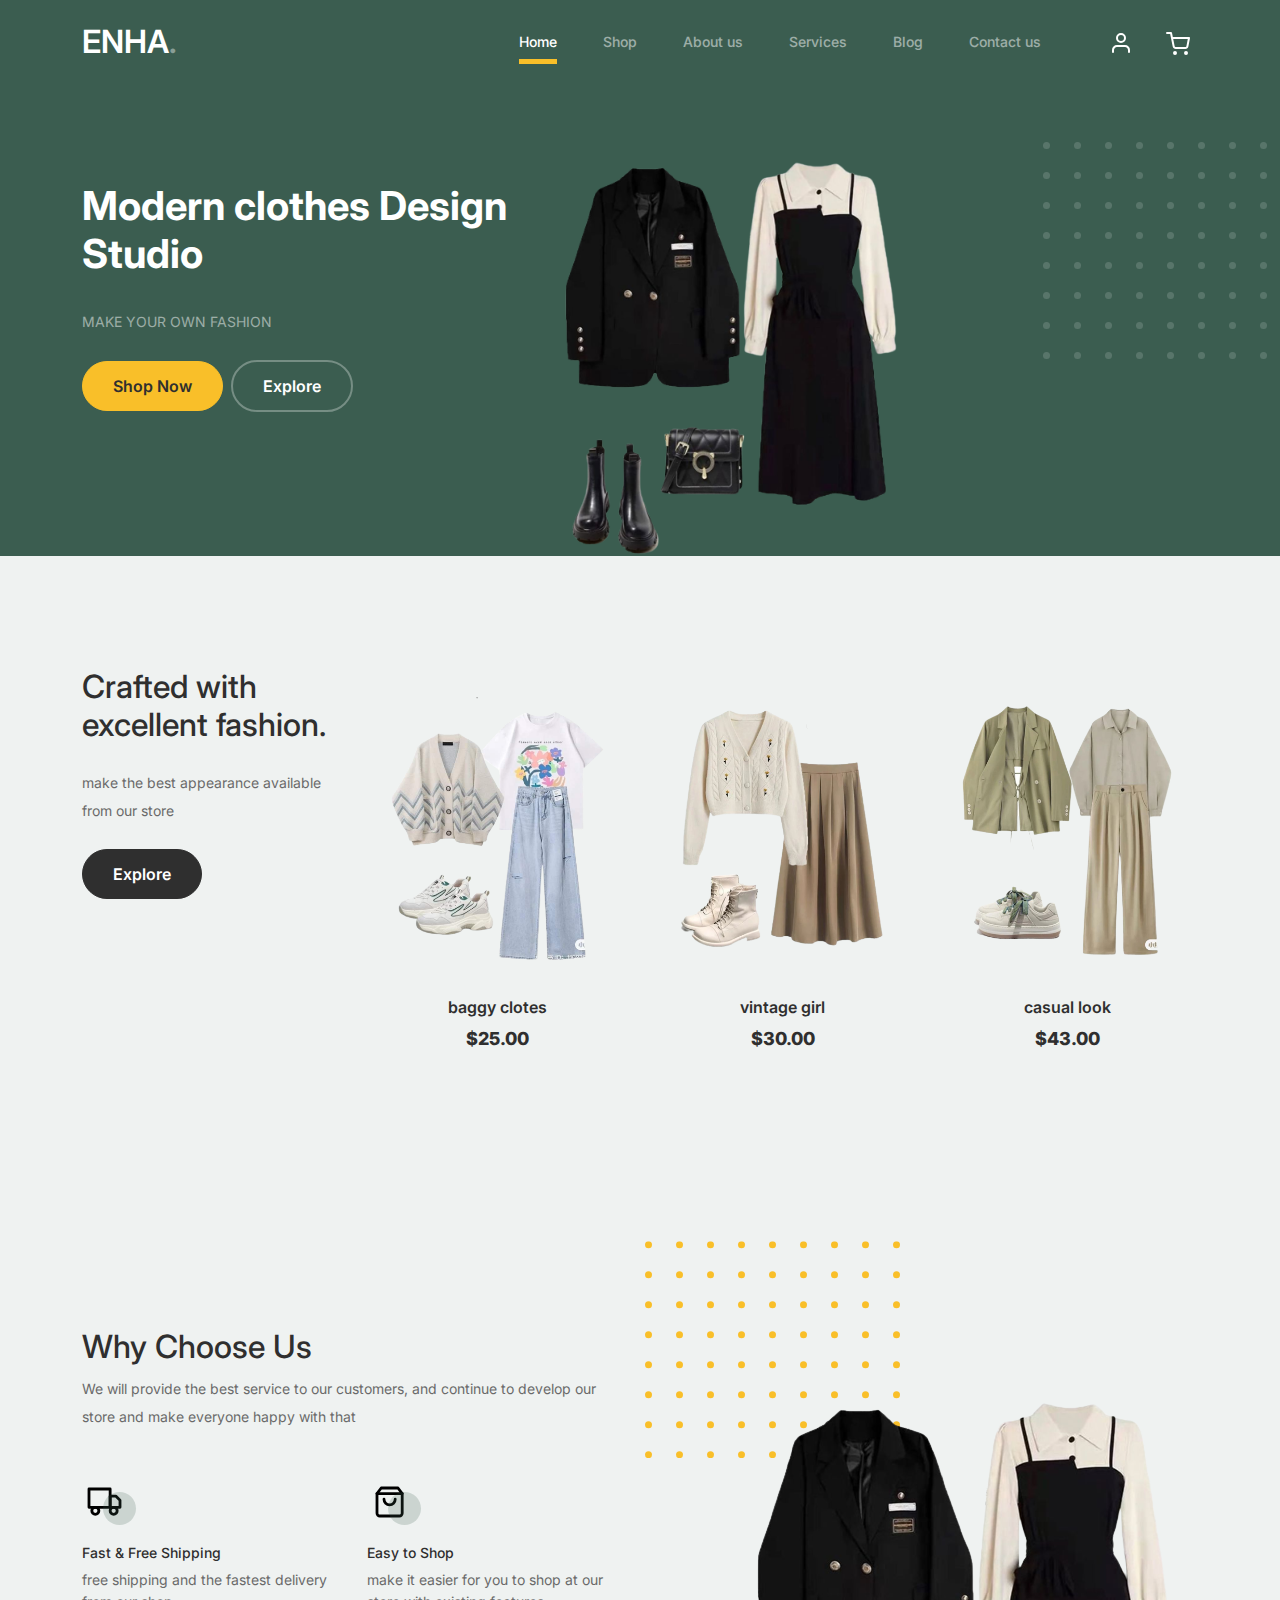
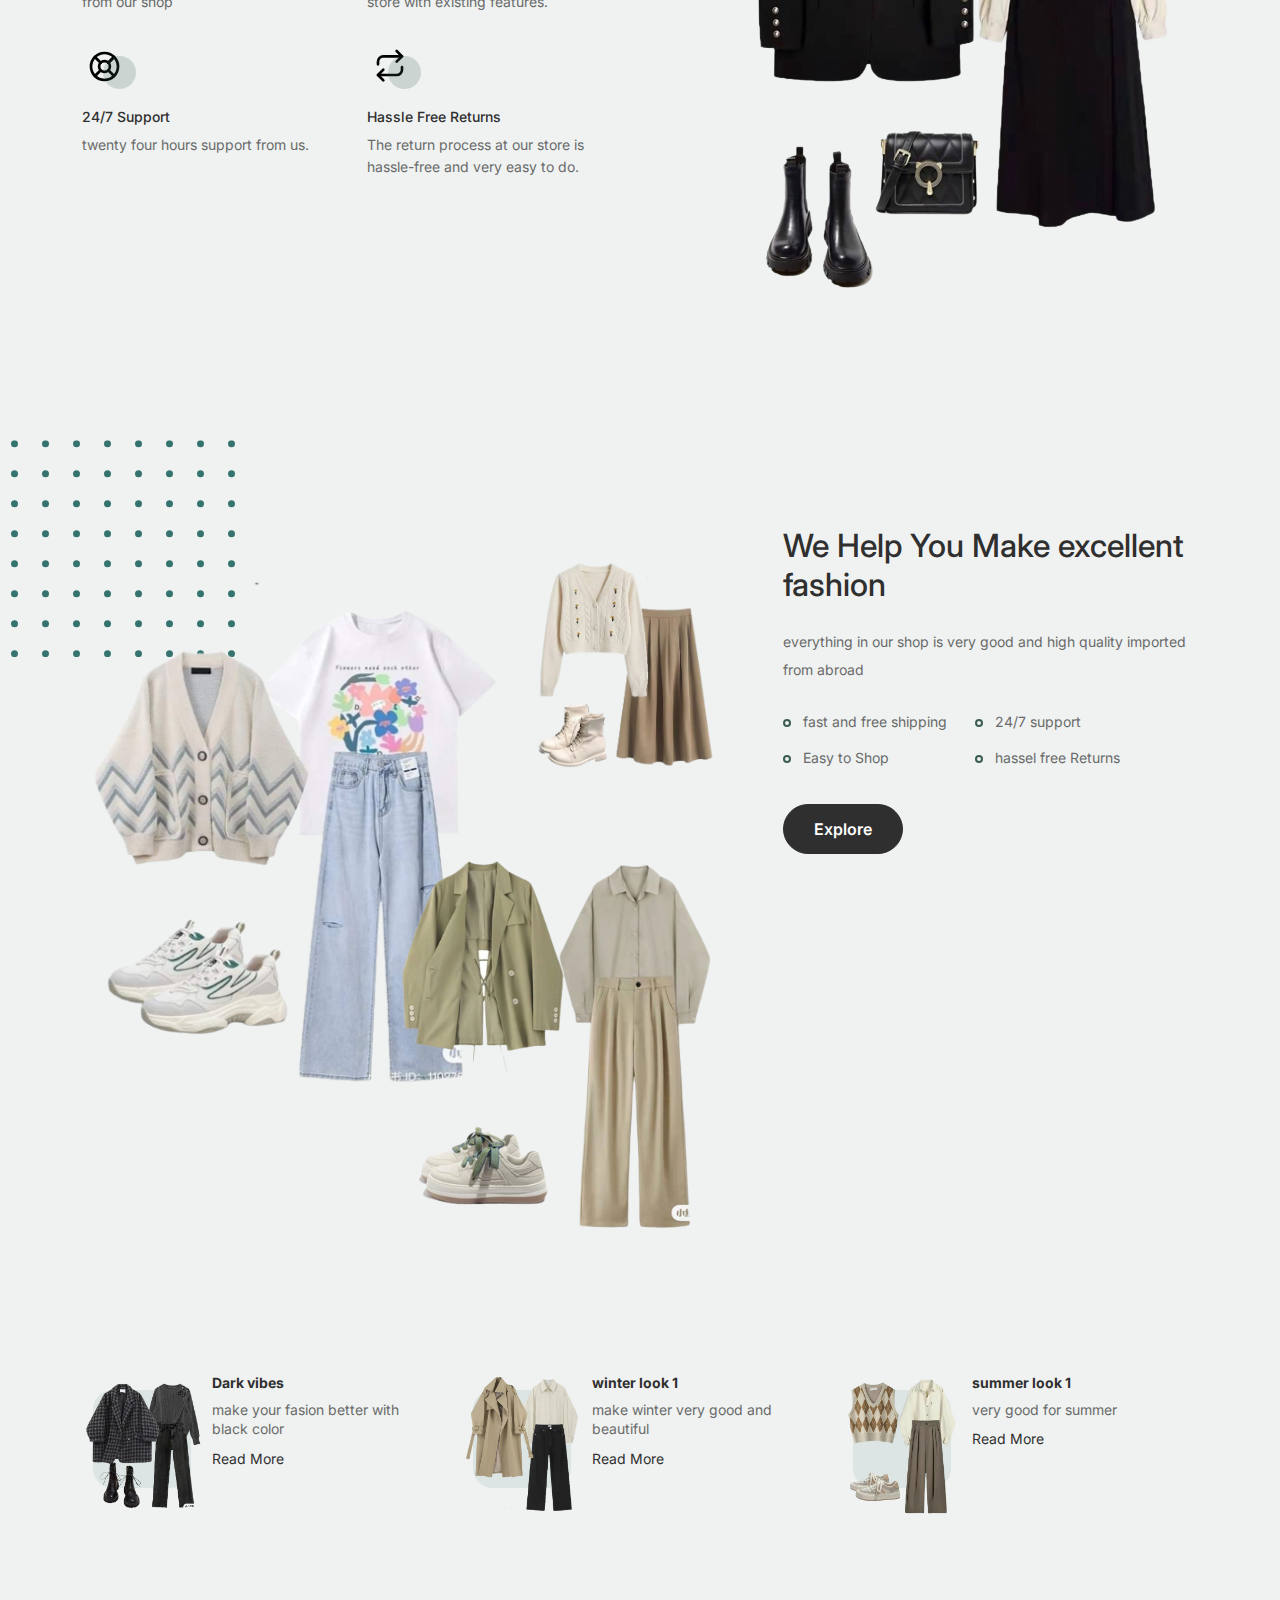
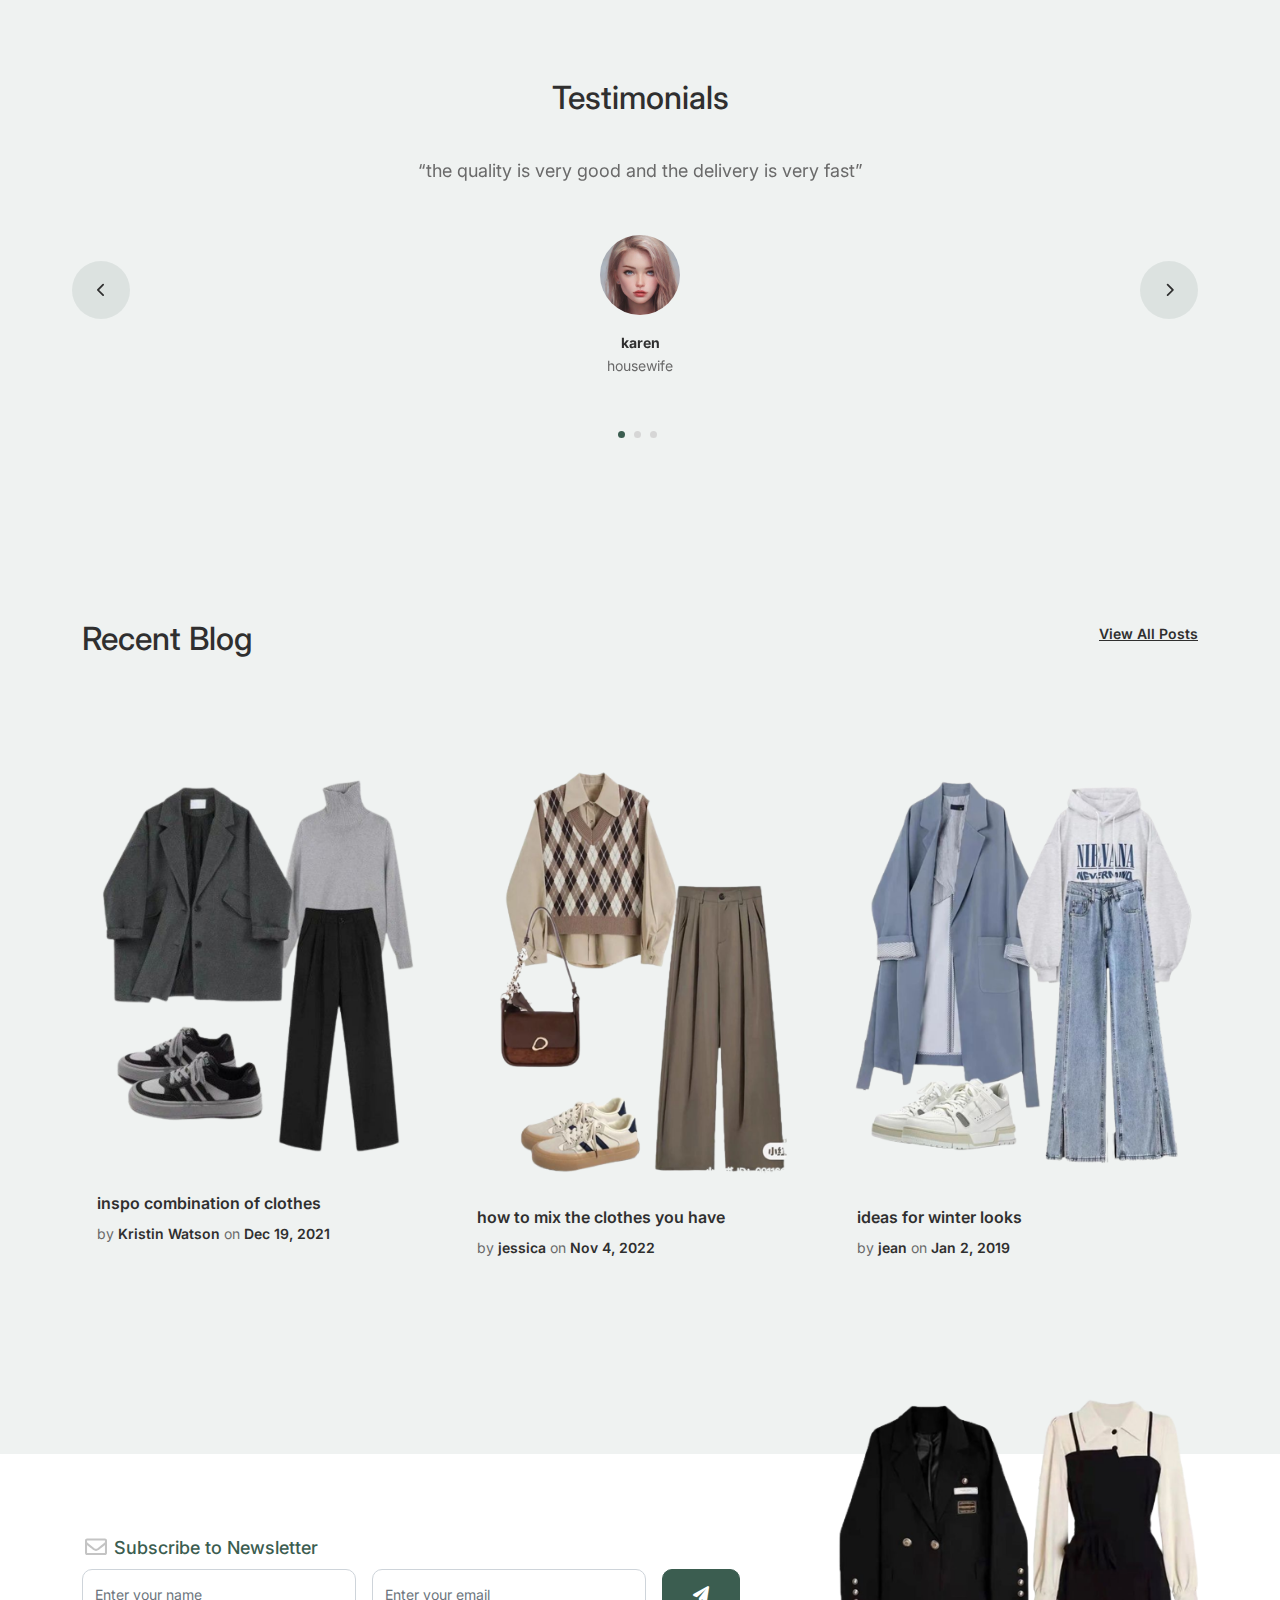
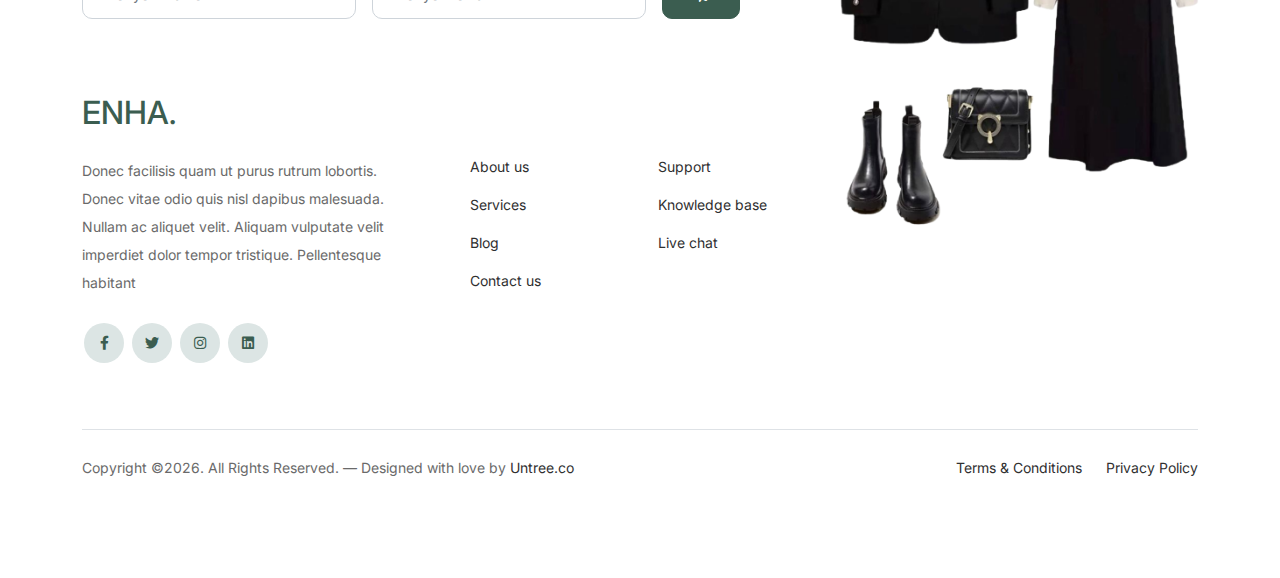
<file: index.html>
<!-- /*
* Bootstrap 5
* Template Name: Furni
* Template Author: Untree.co
* Template URI: https://untree.co/
* License: https://creativecommons.org/licenses/by/3.0/
*/ -->
<!doctype html>
<html lang="en">
<head>
  <meta charset="utf-8">
  <meta name="viewport" content="width=device-width, initial-scale=1, shrink-to-fit=no">
  <meta name="author" content="Untree.co">
  <link rel="shortcut icon" href="favicon.png">

  <meta name="description" content="" />
  <meta name="keywords" content="bootstrap, bootstrap4" />

		<!-- Bootstrap CSS -->
		<link href="css/bootstrap.min.css" rel="stylesheet">
		<link href="https://cdnjs.cloudflare.com/ajax/libs/font-awesome/6.0.0-beta3/css/all.min.css" rel="stylesheet">
		<link href="css/tiny-slider.css" rel="stylesheet">
		<link href="css/style.css" rel="stylesheet">
		<title>ROHADATUL AISY</title>
	</head>

	<body>

		<!-- Start Header/Navigation -->
		<nav class="custom-navbar navbar navbar navbar-expand-md navbar-dark bg-dark" arial-label="Furni navigation bar">

			<div class="container">
				<a class="navbar-brand" href="index.html">ENHA<span>.</span></a>

				<button class="navbar-toggler" type="button" data-bs-toggle="collapse" data-bs-target="#navbarsFurni" aria-controls="navbarsFurni" aria-expanded="false" aria-label="Toggle navigation">
					<span class="navbar-toggler-icon"></span>
				</button>

				<div class="collapse navbar-collapse" id="navbarsFurni">
					<ul class="custom-navbar-nav navbar-nav ms-auto mb-2 mb-md-0">
						<li class="nav-item active">
							<a class="nav-link" href="index.html">Home</a>
						</li>
						<li><a class="nav-link" href="shop.html">Shop</a></li>
						<li><a class="nav-link" href="about.html">About us</a></li>
						<li><a class="nav-link" href="services.html">Services</a></li>
						<li><a class="nav-link" href="blog.html">Blog</a></li>
						<li><a class="nav-link" href="contact.html">Contact us</a></li>
					</ul>

					<ul class="custom-navbar-cta navbar-nav mb-2 mb-md-0 ms-5">
						<li><a class="nav-link" href="#"><img src="images/user.svg"></a></li>
						<li><a class="nav-link" href="cart.html"><img src="images/cart.svg"></a></li>
					</ul>
				</div>
			</div>
				
		</nav>
		<!-- End Header/Navigation -->

		<!-- Start Hero Section -->
			<div class="hero">
				<div class="container">
					<div class="row justify-content-between">
						<div class="col-lg-5">
							<div class="intro-excerpt">
								<h1>Modern clothes <span clsas="d-block">Design Studio</span></h1>
								<p class="mb-4">MAKE YOUR OWN FASHION</p>
								<p><a href="" class="btn btn-secondary me-2">Shop Now</a><a href="#" class="btn btn-white-outline">Explore</a></p>
							</div>
						</div>
						<div class="col-lg-7">
							<div class="hero-img-wrap">
								<img src="images/1.png" width="350" class="img-fluid">
							</div>
						</div>
					</div>
				</div>
			</div>
		<!-- End Hero Section -->

		<!-- Start Product Section -->
		<div class="product-section">
			<div class="container">
				<div class="row">

					<!-- Start Column 1 -->
					<div class="col-md-12 col-lg-3 mb-5 mb-lg-0">
						<h2 class="mb-4 section-title">Crafted with excellent fashion.</h2>
						<p class="mb-4">make the best appearance available from our store </p>
						<p><a href="shop.html" class="btn">Explore</a></p>
					</div> 
					<!-- End Column 1 -->

					<!-- Start Column 2 -->
					<div class="col-12 col-md-4 col-lg-3 mb-5 mb-md-0">
						<a class="product-item" href="cart.html">
							<img src="images/2.png" class="img-fluid product-thumbnail">
							<h3 class="product-title">baggy clotes</h3>
							<strong class="product-price">$25.00</strong>

							<span class="icon-cross">
								<img src="images/cross.svg" class="img-fluid">
							</span>
						</a>
					</div> 
					<!-- End Column 2 -->

					<!-- Start Column 3 -->
					<div class="col-12 col-md-4 col-lg-3 mb-5 mb-md-0">
						<a class="product-item" href="cart.html">
							<img src="images/3.png" class="img-fluid product-thumbnail">
							<h3 class="product-title">vintage girl</h3>
							<strong class="product-price">$30.00</strong>

							<span class="icon-cross">
								<img src="images/cross.svg" class="img-fluid">
							</span>
						</a>
					</div>
					<!-- End Column 3 -->

					<!-- Start Column 4 -->
					<div class="col-12 col-md-4 col-lg-3 mb-5 mb-md-0">
						<a class="product-item" href="cart.html">
							<img src="images/4.png" class="img-fluid product-thumbnail">
							<h3 class="product-title">casual look</h3>
							<strong class="product-price">$43.00</strong>

							<span class="icon-cross">
								<img src="images/cross.svg" class="img-fluid">
							</span>
						</a>
					</div>
					<!-- End Column 4 -->

				</div>
			</div>
		</div>
		<!-- End Product Section -->

		<!-- Start Why Choose Us Section -->
		<div class="why-choose-section">
			<div class="container">
				<div class="row justify-content-between">
					<div class="col-lg-6">
						<h2 class="section-title">Why Choose Us</h2>
						<p>We will provide the best service to our customers, and continue to develop our store and make everyone happy with that</p>

						<div class="row my-5">
							<div class="col-6 col-md-6">
								<div class="feature">
									<div class="icon">
										<img src="images/truck.svg" alt="Image" class="imf-fluid">
									</div>
									<h3>Fast &amp; Free Shipping</h3>
									<p>free shipping and the fastest delivery from our shop</p>
								</div>
							</div>

							<div class="col-6 col-md-6">
								<div class="feature">
									<div class="icon">
										<img src="images/bag.svg" alt="Image" class="imf-fluid">
									</div>
									<h3>Easy to Shop</h3>
									<p>make it easier for you to shop at our store with existing features.</p>
								</div>
							</div>

							<div class="col-6 col-md-6">
								<div class="feature">
									<div class="icon">
										<img src="images/support.svg" alt="Image" class="imf-fluid">
									</div>
									<h3>24/7 Support</h3>
									<p>twenty four hours support from us.</p>
								</div>
							</div>

							<div class="col-6 col-md-6">
								<div class="feature">
									<div class="icon">
										<img src="images/return.svg" alt="Image" class="imf-fluid">
									</div>
									<h3>Hassle Free Returns</h3>
									<p>The return process at our store is hassle-free and very easy to do.</p>
								</div>
							</div>

						</div>
					</div>

					<div class="col-lg-5">
						<div class="img-wrap">
							<img src="images/1.png" alt="Image" class="img-fluid">
						</div>
					</div>

				</div>
			</div>
		</div>
		<!-- End Why Choose Us Section -->

		<!-- Start We Help Section -->
		<div class="we-help-section">
			<div class="container">
				<div class="row justify-content-between">
					<div class="col-lg-7 mb-5 mb-lg-0">
						<div class="imgs-grid">
							<div class="grid grid-1"><img src="images/2.png" alt="Untree.co"></div>
							<div class="grid grid-2"><img src="images/3.png" alt="Untree.co"></div>
							<div class="grid grid-3"><img src="images/4.png" alt="Untree.co"></div>
						</div>
					</div>
					<div class="col-lg-5 ps-lg-5">
						<h2 class="section-title mb-4">We Help You Make excellent fashion</h2>
						<p>everything in our shop is very good and high quality imported from abroad</p>

						<ul class="list-unstyled custom-list my-4">
							<li>fast and free shipping</li>
							<li>24/7 support</li>
							<li>Easy to Shop</li>
							<li>hassel free Returns</li>
						</ul>
						<p><a herf="#" class="btn">Explore</a></p>
					</div>
				</div>
			</div>
		</div>
		<!-- End We Help Section -->

		<!-- Start Popular Product -->
		<div class="popular-product">
			<div class="container">
				<div class="row">

					<div class="col-12 col-md-6 col-lg-4 mb-4 mb-lg-0">
						<div class="product-item-sm d-flex">
							<div class="thumbnail">
								<img src="images/5.png" alt="Image" class="img-fluid">
							</div>
							<div class="pt-3">
								<h3>Dark vibes</h3>
								<p>make your fasion better with black color </p>
								<p><a href="#">Read More</a></p>
							</div>
						</div>
					</div>

					<div class="col-12 col-md-6 col-lg-4 mb-4 mb-lg-0">
						<div class="product-item-sm d-flex">
							<div class="thumbnail">
								<img src="images/6.png" alt="Image" class="img-fluid">
							</div>
							<div class="pt-3">
								<h3>winter look 1</h3>
								<p>make winter very good and beautiful </p>
								<p><a href="#">Read More</a></p>
							</div>
						</div>
					</div>

					<div class="col-12 col-md-6 col-lg-4 mb-4 mb-lg-0">
						<div class="product-item-sm d-flex">
							<div class="thumbnail">
								<img src="images/7.png" alt="Image" class="img-fluid">
							</div>
							<div class="pt-3">
								<h3>summer look 1</h3>
								<p>very good for summer </p>
								<p><a href="#">Read More</a></p>
							</div>
						</div>
					</div>

				</div>
			</div>
		</div>
		<!-- End Popular Product -->

		<!-- Start Testimonial Slider -->
		<div class="testimonial-section">
			<div class="container">
				<div class="row">
					<div class="col-lg-7 mx-auto text-center">
						<h2 class="section-title">Testimonials</h2>
					</div>
				</div>

				<div class="row justify-content-center">
					<div class="col-lg-12">
						<div class="testimonial-slider-wrap text-center">

							<div id="testimonial-nav">
								<span class="prev" data-controls="prev"><span class="fa fa-chevron-left"></span></span>
								<span class="next" data-controls="next"><span class="fa fa-chevron-right"></span></span>
							</div>

							<div class="testimonial-slider">
								
								<div class="item">
									<div class="row justify-content-center">
										<div class="col-lg-8 mx-auto">

											<div class="testimonial-block text-center">
												<blockquote class="mb-5">
													<p>&ldquo;the quality is very good and the delivery is very fast&rdquo;</p>
												</blockquote>

												<div class="author-info">
													<div class="author-pic">
														<img src="images/person 1.jpeg" alt="Maria Jones" class="img-fluid">
													</div>
													<h3 class="font-weight-bold">karen</h3>
													<span class="position d-block mb-3">housewife</span>
												</div>
											</div>

										</div>
									</div>
								</div> 
								<!-- END item -->

								<div class="item">
									<div class="row justify-content-center">
										<div class="col-lg-8 mx-auto">

											<div class="testimonial-block text-center">
												<blockquote class="mb-5">
													<p>&ldquo;I didn't expect all the stuff to be so cheap and good.&rdquo;</p>
												</blockquote>

												<div class="author-info">
													<div class="author-pic">
														<img src="images/person 2.png" alt="Maria Jones" class="img-fluid">
													</div>
													<h3 class="font-weight-bold">Maria Jones</h3>
													<span class="position d-block mb-3">employee</span>
												</div>
											</div>

										</div>
									</div>
								</div> 
								<!-- END item -->

								<div class="item">
									<div class="row justify-content-center">
										<div class="col-lg-8 mx-auto">

											<div class="testimonial-block text-center">
												<blockquote class="mb-5">
													<p>&ldquo;the courier was very friendly and really helped me in buying clothes.&rdquo;</p>
												</blockquote>

												<div class="author-info">
													<div class="author-pic">
														<img src="images/person 3.jpeg" alt="Maria Jones" class="img-fluid">
													</div>
													<h3 class="font-weight-bold">xiangling</h3>
													<span class="position d-block mb-3">chef</span>
												</div>
											</div>

										</div>
									</div>
								</div> 
								<!-- END item -->

							</div>

						</div>
					</div>
				</div>
			</div>
		</div>
		<!-- End Testimonial Slider -->

		<!-- Start Blog Section -->
		<div class="blog-section">
			<div class="container">
				<div class="row mb-5">
					<div class="col-md-6">
						<h2 class="section-title">Recent Blog</h2>
					</div>
					<div class="col-md-6 text-start text-md-end">
						<a href="#" class="more">View All Posts</a>
					</div>
				</div>

				<div class="row">

					<div class="col-12 col-sm-6 col-md-4 mb-4 mb-md-0">
						<div class="post-entry">
							<a href="#" class="post-thumbnail"><img src="images/8.png" alt="Image" class="img-fluid"></a>
							<div class="post-content-entry">
								<h3><a href="#">inspo combination of clothes</a></h3>
								<div class="meta">
									<span>by <a href="#">Kristin Watson</a></span> <span>on <a href="#">Dec 19, 2021</a></span>
								</div>
							</div>
						</div>
					</div>

					<div class="col-12 col-sm-6 col-md-4 mb-4 mb-md-0">
						<div class="post-entry">
							<a href="#" class="post-thumbnail"><img src="images/9.png" alt="Image" class="img-fluid"></a>
							<div class="post-content-entry">
								<h3><a href="#">how to mix the clothes you have</a></h3>
								<div class="meta">
									<span>by <a href="#">jessica</a></span> <span>on <a href="#">Nov 4, 2022</a></span>
								</div>
							</div>
						</div>
					</div>

					<div class="col-12 col-sm-6 col-md-4 mb-4 mb-md-0">
						<div class="post-entry">
							<a href="#" class="post-thumbnail"><img src="images/10.png" alt="Image" class="img-fluid"></a>
							<div class="post-content-entry">
								<h3><a href="#">ideas for winter looks</a></h3>
								<div class="meta">
									<span>by <a href="#">jean</a></span> <span>on <a href="#">Jan 2, 2019</a></span>
								</div>
							</div>
						</div>
					</div>

				</div>
			</div>
		</div>
		<!-- End Blog Section -->	

		<!-- Start Footer Section -->
		<footer class="footer-section">
			<div class="container relative">

				<div class="sofa-img">
					<img src="images/1.png" alt="Image" class="img-fluid">
				</div>

				<div class="row">
					<div class="col-lg-8">
						<div class="subscription-form">
							<h3 class="d-flex align-items-center"><span class="me-1"><img src="images/envelope-outline.svg" alt="Image" class="img-fluid"></span><span>Subscribe to Newsletter</span></h3>

							<form action="#" class="row g-3">
								<div class="col-auto">
									<input type="text" class="form-control" placeholder="Enter your name">
								</div>
								<div class="col-auto">
									<input type="email" class="form-control" placeholder="Enter your email">
								</div>
								<div class="col-auto">
									<button class="btn btn-primary">
										<span class="fa fa-paper-plane"></span>
									</button>
								</div>
							</form>

						</div>
					</div>
				</div>

				<div class="row g-5 mb-5">
					<div class="col-lg-4">
						<div class="mb-4 footer-logo-wrap"><a href="#" class="footer-logo">ENHA<span>.</span></a></div>
						<p class="mb-4">Donec facilisis quam ut purus rutrum lobortis. Donec vitae odio quis nisl dapibus malesuada. Nullam ac aliquet velit. Aliquam vulputate velit imperdiet dolor tempor tristique. Pellentesque habitant</p>

						<ul class="list-unstyled custom-social">
							<li><a href="#"><span class="fa fa-brands fa-facebook-f"></span></a></li>
							<li><a href="#"><span class="fa fa-brands fa-twitter"></span></a></li>
							<li><a href="#"><span class="fa fa-brands fa-instagram"></span></a></li>
							<li><a href="#"><span class="fa fa-brands fa-linkedin"></span></a></li>
						</ul>
					</div>

					<div class="col-lg-8">
						<div class="row links-wrap">
							<div class="col-6 col-sm-6 col-md-3">
								<ul class="list-unstyled">
									<li><a href="#">About us</a></li>
									<li><a href="#">Services</a></li>
									<li><a href="#">Blog</a></li>
									<li><a href="#">Contact us</a></li>
								</ul>
							</div>

							<div class="col-6 col-sm-6 col-md-3">
								<ul class="list-unstyled">
									<li><a href="#">Support</a></li>
									<li><a href="#">Knowledge base</a></li>
									<li><a href="#">Live chat</a></li>
								</ul>
							</div>

							<!-- <div class="col-6 col-sm-6 col-md-3">
								<ul class="list-unstyled">
									<li><a href="#">Jobs</a></li>
									<li><a href="#">Our team</a></li>
									<li><a href="#">Leadership</a></li>
									<li><a href="#">Privacy Policy</a></li>
								</ul>
							</div>

							<div class="col-6 col-sm-6 col-md-3">
								<ul class="list-unstyled">
									<li><a href="#">Nordic Chair</a></li>
									<li><a href="#">Kruzo Aero</a></li>
									<li><a href="#">Ergonomic Chair</a></li>
								</ul>
							</div> -->
						</div>
					</div>

				</div>

				<div class="border-top copyright">
					<div class="row pt-4">
						<div class="col-lg-6">
							<p class="mb-2 text-center text-lg-start">Copyright &copy;<script>document.write(new Date().getFullYear());</script>. All Rights Reserved. &mdash; Designed with love by <a href="https://untree.co">Untree.co</a> <!-- License information: https://untree.co/license/ -->
            </p>
						</div>

						<div class="col-lg-6 text-center text-lg-end">
							<ul class="list-unstyled d-inline-flex ms-auto">
								<li class="me-4"><a href="#">Terms &amp; Conditions</a></li>
								<li><a href="#">Privacy Policy</a></li>
							</ul>
						</div>

					</div>
				</div>

			</div>
		</footer>
		<!-- End Footer Section -->	


		<script src="js/bootstrap.bundle.min.js"></script>
		<script src="js/tiny-slider.js"></script>
		<script src="js/custom.js"></script>
	</body>

</html>
</file>
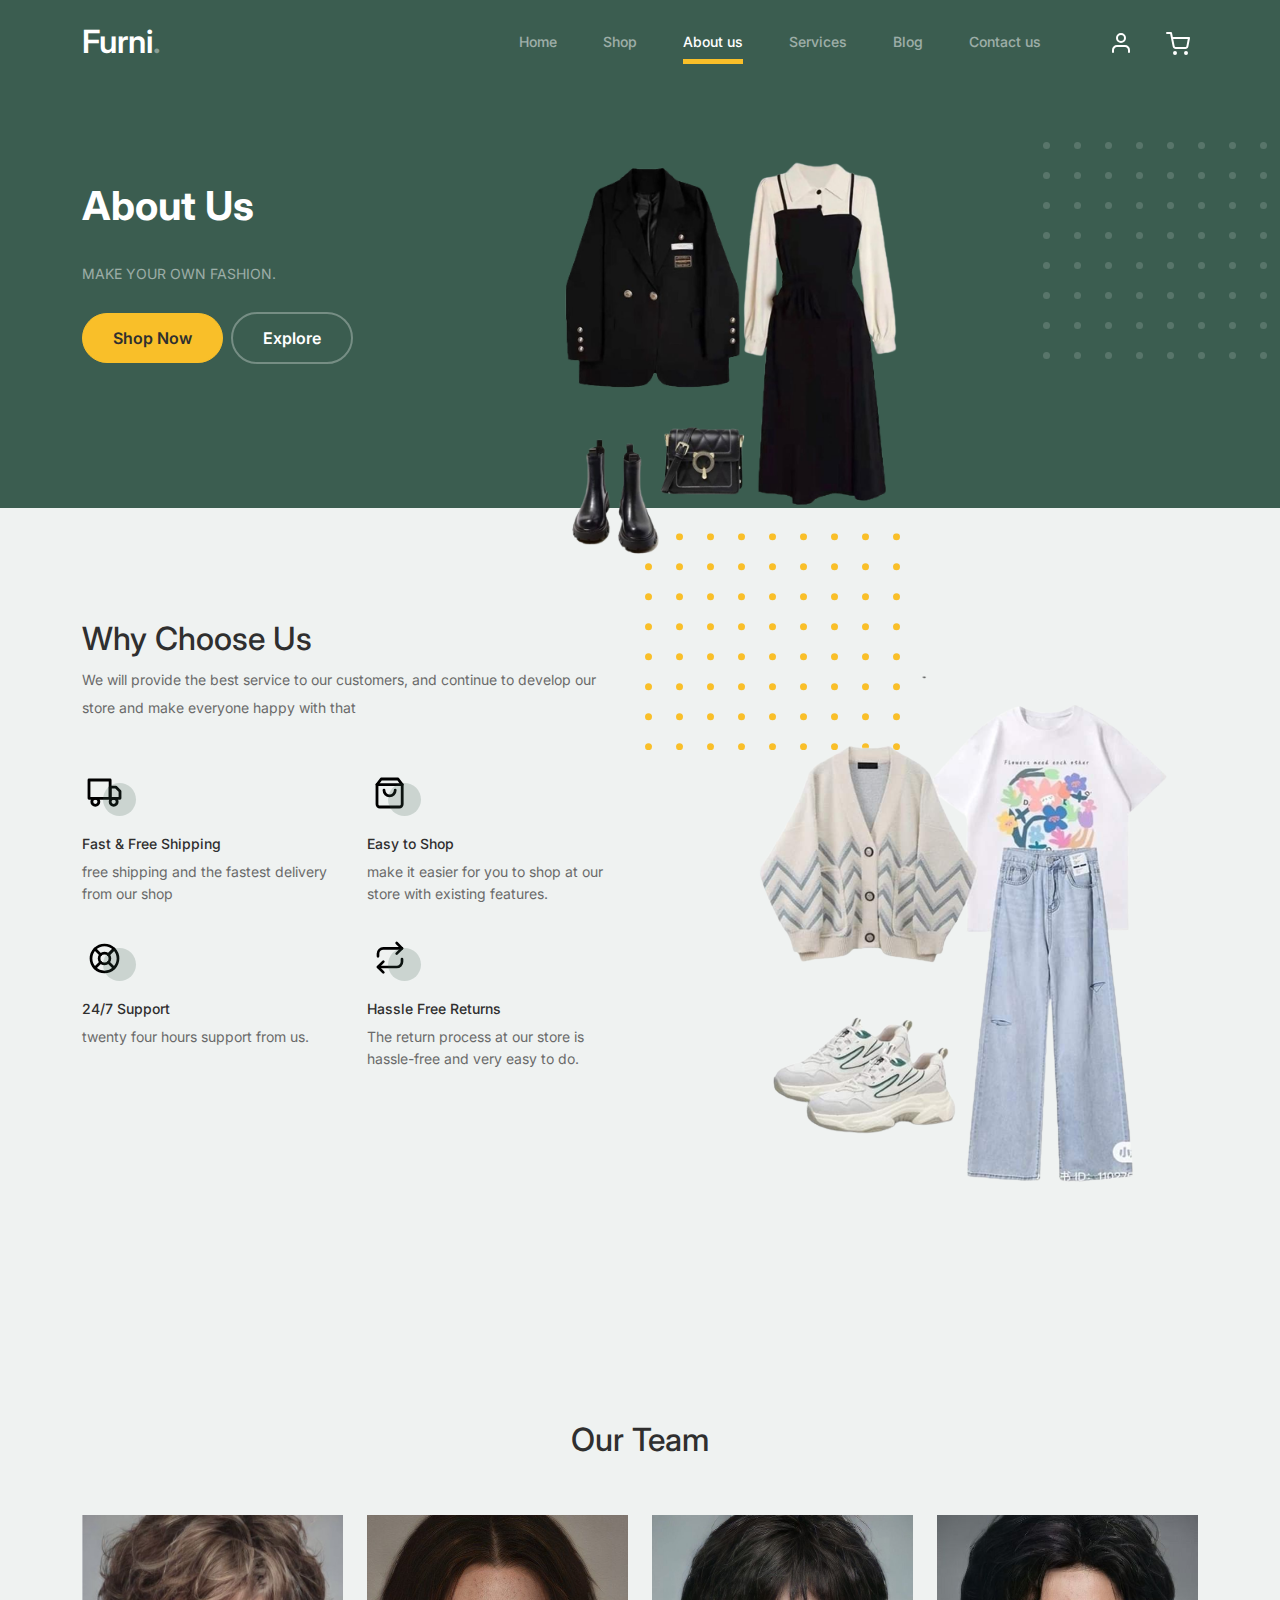
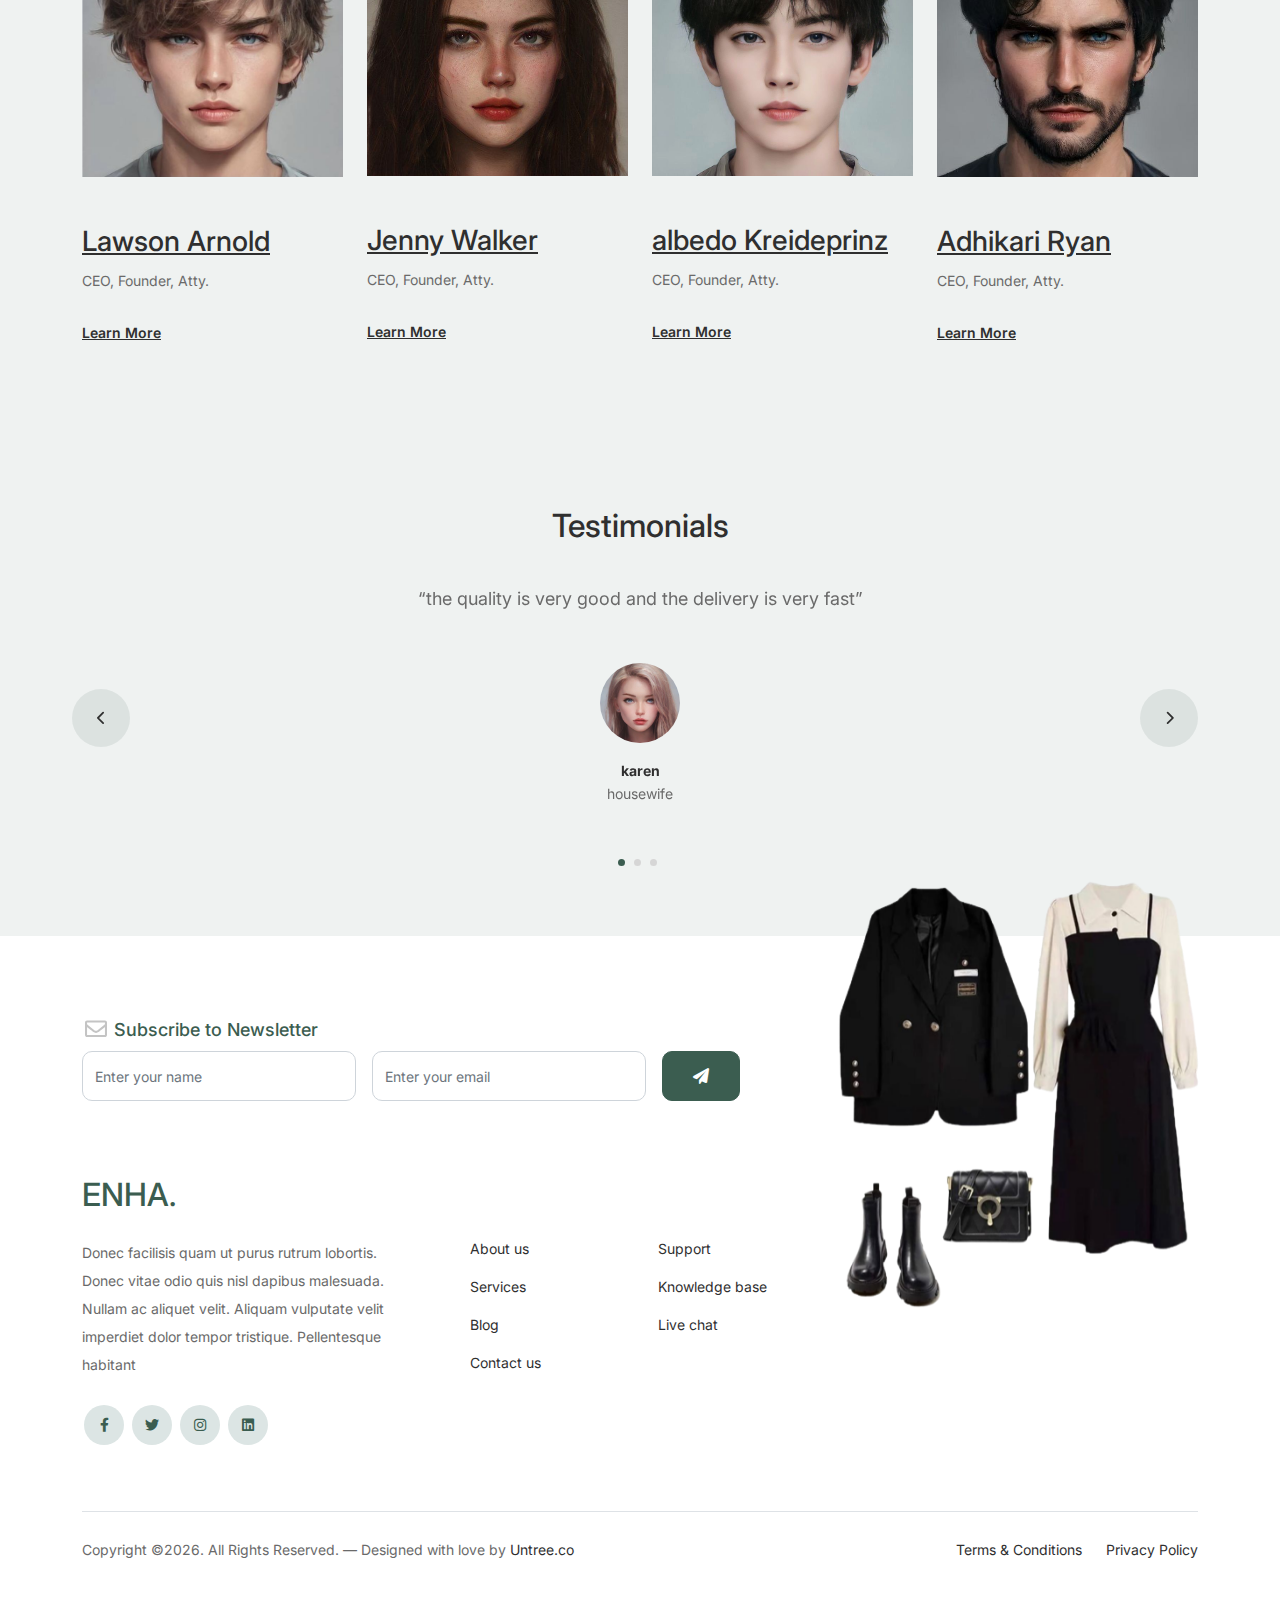
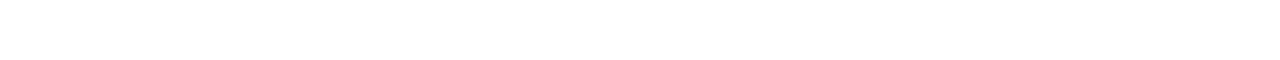
<file: about.html>
<!-- /*
* Bootstrap 5
* Template Name: Furni
* Template Author: Untree.co
* Template URI: https://untree.co/
* License: https://creativecommons.org/licenses/by/3.0/
*/ -->
<!doctype html>
<html lang="en">
<head>
  <meta charset="utf-8">
  <meta name="viewport" content="width=device-width, initial-scale=1, shrink-to-fit=no">
  <meta name="author" content="Untree.co">
  <link rel="shortcut icon" href="favicon.png">

  <meta name="description" content="" />
  <meta name="keywords" content="bootstrap, bootstrap4" />

		<!-- Bootstrap CSS -->
		<link href="css/bootstrap.min.css" rel="stylesheet">
		<link href="https://cdnjs.cloudflare.com/ajax/libs/font-awesome/6.0.0-beta3/css/all.min.css" rel="stylesheet">
		<link href="css/tiny-slider.css" rel="stylesheet">
		<link href="css/style.css" rel="stylesheet">
		<title>ROHADATUL AISY </title>
	</head>

	<body>

		<!-- Start Header/Navigation -->
		<nav class="custom-navbar navbar navbar navbar-expand-md navbar-dark bg-dark" arial-label="Furni navigation bar">

			<div class="container">
				<a class="navbar-brand" href="index.html">Furni<span>.</span></a>

				<button class="navbar-toggler" type="button" data-bs-toggle="collapse" data-bs-target="#navbarsFurni" aria-controls="navbarsFurni" aria-expanded="false" aria-label="Toggle navigation">
					<span class="navbar-toggler-icon"></span>
				</button>

				<div class="collapse navbar-collapse" id="navbarsFurni">
					<ul class="custom-navbar-nav navbar-nav ms-auto mb-2 mb-md-0">
						<li class="nav-item ">
							<a class="nav-link" href="index.html">Home</a>
						</li>
						<li><a class="nav-link" href="shop.html">Shop</a></li>
						<li class="active"><a class="nav-link" href="about.html">About us</a></li>
						<li><a class="nav-link" href="services.html">Services</a></li>
						<li><a class="nav-link" href="blog.html">Blog</a></li>
						<li><a class="nav-link" href="contact.html">Contact us</a></li>
					</ul>

					<ul class="custom-navbar-cta navbar-nav mb-2 mb-md-0 ms-5">
						<li><a class="nav-link" href="#"><img src="images/user.svg"></a></li>
						<li><a class="nav-link" href="cart.html"><img src="images/cart.svg"></a></li>
					</ul>
				</div>
			</div>
				
		</nav>
		<!-- End Header/Navigation -->

		<!-- Start Hero Section -->
			<div class="hero">
				<div class="container">
					<div class="row justify-content-between">
						<div class="col-lg-5">
							<div class="intro-excerpt">
								<h1>About Us</h1>
								<p class="mb-4">MAKE YOUR OWN FASHION.</p>
								<p><a href="" class="btn btn-secondary me-2">Shop Now</a><a href="#" class="btn btn-white-outline">Explore</a></p>
							</div>
						</div>
						<div class="col-lg-7">
							<div class="hero-img-wrap">
								<img src="images/1.png" width="350" class="img-fluid">
							</div>
						</div>
					</div>
				</div>
			</div>
		<!-- End Hero Section -->

		

		<!-- Start Why Choose Us Section -->
		<div class="why-choose-section">
			<div class="container">
				<div class="row justify-content-between">
					<div class="col-lg-6">
						<h2 class="section-title">Why Choose Us</h2>
						<p>We will provide the best service to our customers, and continue to develop our store and make everyone happy with that</p>

						<div class="row my-5">
							<div class="col-6 col-md-6">
								<div class="feature">
									<div class="icon">
										<img src="images/truck.svg" alt="Image" class="imf-fluid">
									</div>
									<h3>Fast &amp; Free Shipping</h3>
									<p>free shipping and the fastest delivery from our shop</p>
								</div>
							</div>

							<div class="col-6 col-md-6">
								<div class="feature">
									<div class="icon">
										<img src="images/bag.svg" alt="Image" class="imf-fluid">
									</div>
									<h3>Easy to Shop</h3>
									<p>make it easier for you to shop at our store with existing features.</p>
								</div>
							</div>

							<div class="col-6 col-md-6">
								<div class="feature">
									<div class="icon">
										<img src="images/support.svg" alt="Image" class="imf-fluid">
									</div>
									<h3>24/7 Support</h3>
									<p>twenty four hours support from us.</p>
								</div>
							</div>

							<div class="col-6 col-md-6">
								<div class="feature">
									<div class="icon">
										<img src="images/return.svg" alt="Image" class="imf-fluid">
									</div>
									<h3>Hassle Free Returns</h3>
									<p>The return process at our store is hassle-free and very easy to do.</p>
								</div>
							</div>

						</div>
					</div>

					<div class="col-lg-5">
						<div class="img-wrap">
							<img src="images/2.png" alt="Image" class="img-fluid">
						</div>
					</div>

				</div>
			</div>
		</div>
		<!-- End Why Choose Us Section -->

		<!-- Start Team Section -->
		<div class="untree_co-section">
			<div class="container">

				<div class="row mb-5">
					<div class="col-lg-5 mx-auto text-center">
						<h2 class="section-title">Our Team</h2>
					</div>
				</div>

				<div class="row">

					<!-- Start Column 1 -->
					<div class="col-12 col-md-6 col-lg-3 mb-5 mb-md-0">
						<img src="images/person 4.jpeg" class="img-fluid mb-5">
						<h3 clas><a href="#"><span class="">Lawson</span> Arnold</a></h3>
            <span class="d-block position mb-4">CEO, Founder, Atty.</span>
            <!-- <p>Separated they live in.
            Separated they live in Bookmarksgrove right at the coast of the Semantics, a large language ocean.</p> -->
            <p class="mb-0"><a href="#" class="more dark">Learn More <span class="icon-arrow_forward"></span></a></p>
					</div> 
					<!-- End Column 1 -->

					<!-- Start Column 2 -->
					<div class="col-12 col-md-6 col-lg-3 mb-5 mb-md-0">
						<img src="images/person 5.jpeg" class="img-fluid mb-5">

						<h3 clas><a href="#"><span class="">Jenny</span> Walker</a></h3>
            <span class="d-block position mb-4">CEO, Founder, Atty.</span>
            <!-- <p>Separated they live in.
            Separated they live in Bookmarksgrove right at the coast of the Semantics, a large language ocean.</p> -->
            <p class="mb-0"><a href="#" class="more dark">Learn More <span class="icon-arrow_forward"></span></a></p>

					</div> 
					<!-- End Column 2 -->

					<!-- Start Column 3 -->
					<div class="col-12 col-md-6 col-lg-3 mb-5 mb-md-0">
						<img src="images/person 6.jpeg" class="img-fluid mb-5">
						<h3 clas><a href="#"><span class="">albedo</span> Kreideprinz</a></h3>
            <span class="d-block position mb-4">CEO, Founder, Atty.</span>
            <!-- <p>Separated they live in.
            Separated they live in Bookmarksgrove right at the coast of the Semantics, a large language ocean.</p> -->
            <p class="mb-0"><a href="#" class="more dark">Learn More <span class="icon-arrow_forward"></span></a></p>
					</div> 
					<!-- End Column 3 -->

					<!-- Start Column 4 -->
					<div class="col-12 col-md-6 col-lg-3 mb-5 mb-md-0">
						<img src="images/person 7.jpeg" class="img-fluid mb-5">

						<h3 clas><a href="#"><span class="">Adhikari</span> Ryan</a></h3>
            <span class="d-block position mb-4">CEO, Founder, Atty.</span>
            <!-- <p>Separated they live in.
            Separated they live in Bookmarksgrove right at the coast of the Semantics, a large language ocean.</p> -->
            <p class="mb-0"><a href="#" class="more dark">Learn More <span class="icon-arrow_forward"></span></a></p>

          
					</div> 
					<!-- End Column 4 -->

					

				</div>
			</div>
		</div>
		<!-- End Team Section -->

		

		<!-- Start Testimonial Slider -->
		<div class="testimonial-section">
			<div class="container">
				<div class="row">
					<div class="col-lg-7 mx-auto text-center">
						<h2 class="section-title">Testimonials</h2>
					</div>
				</div>

				<div class="row justify-content-center">
					<div class="col-lg-12">
						<div class="testimonial-slider-wrap text-center">

							<div id="testimonial-nav">
								<span class="prev" data-controls="prev"><span class="fa fa-chevron-left"></span></span>
								<span class="next" data-controls="next"><span class="fa fa-chevron-right"></span></span>
							</div>

							<div class="testimonial-slider">
								
								<div class="item">
									<div class="row justify-content-center">
										<div class="col-lg-8 mx-auto">

											<div class="testimonial-block text-center">
												<blockquote class="mb-5">
													<p>&ldquo;the quality is very good and the delivery is very fast&rdquo;</p>
												</blockquote>

												<div class="author-info">
													<div class="author-pic">
														<img src="images/person 1.jpeg" alt="Maria Jones" class="img-fluid">
													</div>
													<h3 class="font-weight-bold">karen</h3>
													<span class="position d-block mb-3">housewife</span>
												</div>
											</div>

										</div>
									</div>
								</div> 
								<!-- END item -->

								<div class="item">
									<div class="row justify-content-center">
										<div class="col-lg-8 mx-auto">

											<div class="testimonial-block text-center">
												<blockquote class="mb-5">
													<p>&ldquo;I didn't expect all the stuff to be so cheap and good.&rdquo;</p>
												</blockquote>

												<div class="author-info">
													<div class="author-pic">
														<img src="images/person 2.png" alt="Maria Jones" class="img-fluid">
													</div>
													<h3 class="font-weight-bold">Maria Jones</h3>
													<span class="position d-block mb-3">employee</span>
												</div>
											</div>

										</div>
									</div>
								</div> 
								<!-- END item -->

								<div class="item">
									<div class="row justify-content-center">
										<div class="col-lg-8 mx-auto">

											<div class="testimonial-block text-center">
												<blockquote class="mb-5">
													<p>&ldquo;the courier was very friendly and really helped me in buying clothes.&rdquo;</p>
												</blockquote>

												<div class="author-info">
													<div class="author-pic">
														<img src="images/person 3.jpeg" alt="Maria Jones" class="img-fluid">
													</div>
													<h3 class="font-weight-bold">xiangling</h3>
													<span class="position d-block mb-3">chef</span>
												</div>
											</div>

										</div>
									</div>
								</div> 
								<!-- END item -->

							</div>

						</div>
					</div>
				</div>
			</div>
		</div>
		<!-- End Testimonial Slider -->

		

		<!-- Start Footer Section -->
		<footer class="footer-section">
			<div class="container relative">

				<div class="sofa-img">
					<img src="images/1.png" alt="Image" class="img-fluid">
				</div>

				<div class="row">
					<div class="col-lg-8">
						<div class="subscription-form">
							<h3 class="d-flex align-items-center"><span class="me-1"><img src="images/envelope-outline.svg" alt="Image" class="img-fluid"></span><span>Subscribe to Newsletter</span></h3>

							<form action="#" class="row g-3">
								<div class="col-auto">
									<input type="text" class="form-control" placeholder="Enter your name">
								</div>
								<div class="col-auto">
									<input type="email" class="form-control" placeholder="Enter your email">
								</div>
								<div class="col-auto">
									<button class="btn btn-primary">
										<span class="fa fa-paper-plane"></span>
									</button>
								</div>
							</form>

						</div>
					</div>
				</div>

				<div class="row g-5 mb-5">
					<div class="col-lg-4">
						<div class="mb-4 footer-logo-wrap"><a href="#" class="footer-logo">ENHA<span>.</span></a></div>
						<p class="mb-4">Donec facilisis quam ut purus rutrum lobortis. Donec vitae odio quis nisl dapibus malesuada. Nullam ac aliquet velit. Aliquam vulputate velit imperdiet dolor tempor tristique. Pellentesque habitant</p>

						<ul class="list-unstyled custom-social">
							<li><a href="#"><span class="fa fa-brands fa-facebook-f"></span></a></li>
							<li><a href="#"><span class="fa fa-brands fa-twitter"></span></a></li>
							<li><a href="#"><span class="fa fa-brands fa-instagram"></span></a></li>
							<li><a href="#"><span class="fa fa-brands fa-linkedin"></span></a></li>
						</ul>
					</div>

					<div class="col-lg-8">
						<div class="row links-wrap">
							<div class="col-6 col-sm-6 col-md-3">
								<ul class="list-unstyled">
									<li><a href="#">About us</a></li>
									<li><a href="#">Services</a></li>
									<li><a href="#">Blog</a></li>
									<li><a href="#">Contact us</a></li>
								</ul>
							</div>

							<div class="col-6 col-sm-6 col-md-3">
								<ul class="list-unstyled">
									<li><a href="#">Support</a></li>
									<li><a href="#">Knowledge base</a></li>
									<li><a href="#">Live chat</a></li>
								</ul>
							</div>

							<!-- <div class="col-6 col-sm-6 col-md-3">
								<ul class="list-unstyled">
									<li><a href="#">Jobs</a></li>
									<li><a href="#">Our team</a></li>
									<li><a href="#">Leadership</a></li>
									<li><a href="#">Privacy Policy</a></li>
								</ul>
							</div>

							<div class="col-6 col-sm-6 col-md-3">
								<ul class="list-unstyled">
									<li><a href="#">Nordic Chair</a></li>
									<li><a href="#">Kruzo Aero</a></li>
									<li><a href="#">Ergonomic Chair</a></li>
								</ul>
							</div> -->
						</div>
					</div>

				</div>

				<div class="border-top copyright">
					<div class="row pt-4">
						<div class="col-lg-6">
							<p class="mb-2 text-center text-lg-start">Copyright &copy;<script>document.write(new Date().getFullYear());</script>. All Rights Reserved. &mdash; Designed with love by <a href="https://untree.co">Untree.co</a> <!-- License information: https://untree.co/license/ -->
            </p>
						</div>

						<div class="col-lg-6 text-center text-lg-end">
							<ul class="list-unstyled d-inline-flex ms-auto">
								<li class="me-4"><a href="#">Terms &amp; Conditions</a></li>
								<li><a href="#">Privacy Policy</a></li>
							</ul>
						</div>

					</div>
				</div>

			</div>
		</footer>
		<!-- End Footer Section -->	


		<script src="js/bootstrap.bundle.min.js"></script>
		<script src="js/tiny-slider.js"></script>
		<script src="js/custom.js"></script>
	</body>

</html>
</file>
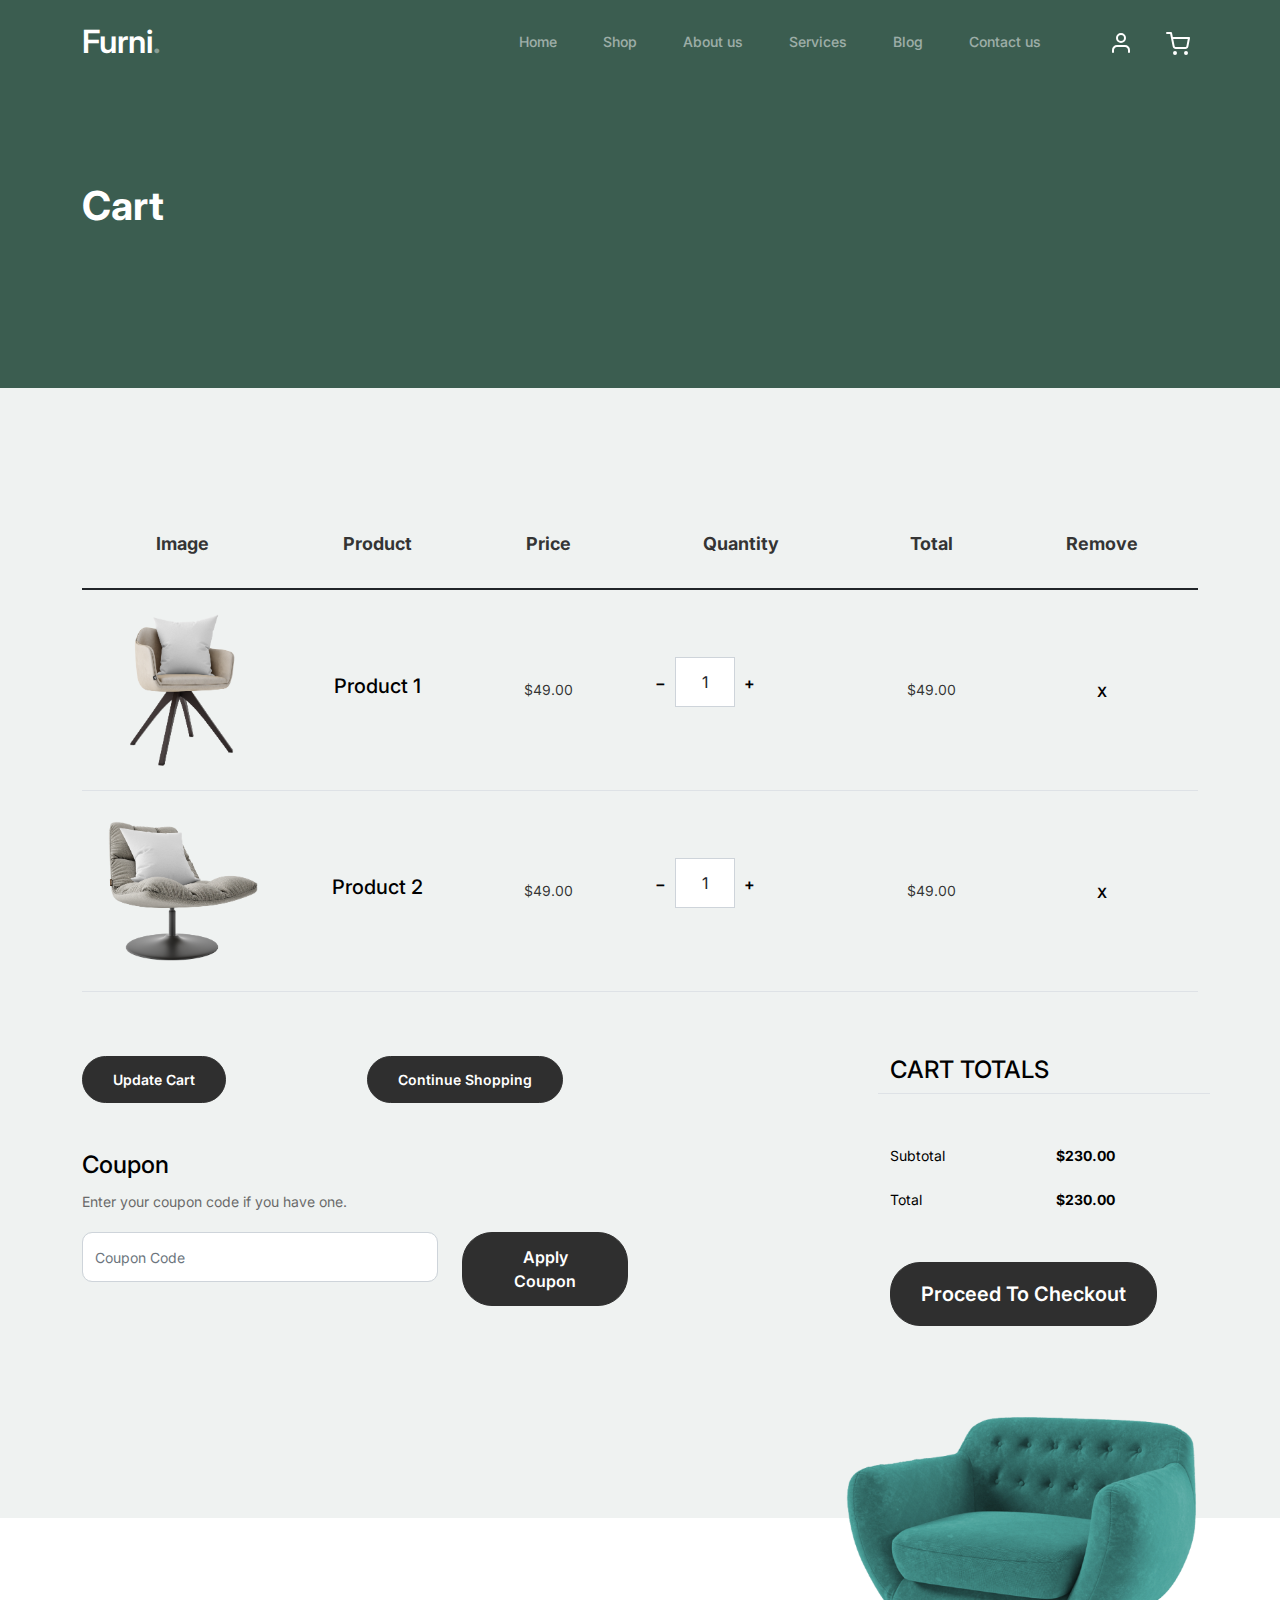
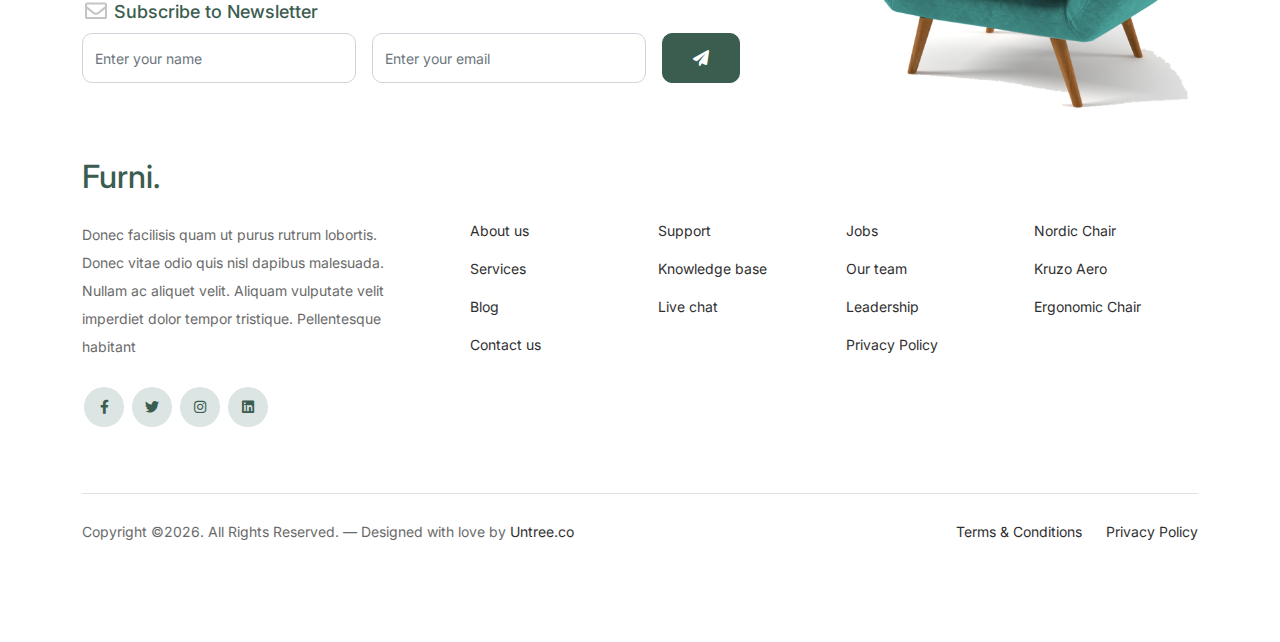
<file: cart.html>
<!-- /*
* Bootstrap 5
* Template Name: Furni
* Template Author: Untree.co
* Template URI: https://untree.co/
* License: https://creativecommons.org/licenses/by/3.0/
*/ -->
<!doctype html>
<html lang="en">
<head>
  <meta charset="utf-8">
  <meta name="viewport" content="width=device-width, initial-scale=1, shrink-to-fit=no">
  <meta name="author" content="Untree.co">
  <link rel="shortcut icon" href="favicon.png">

  <meta name="description" content="" />
  <meta name="keywords" content="bootstrap, bootstrap4" />

		<!-- Bootstrap CSS -->
		<link href="css/bootstrap.min.css" rel="stylesheet">
		<link href="https://cdnjs.cloudflare.com/ajax/libs/font-awesome/6.0.0-beta3/css/all.min.css" rel="stylesheet">
		<link href="css/tiny-slider.css" rel="stylesheet">
		<link href="css/style.css" rel="stylesheet">
		<title>Furni Free Bootstrap 5 Template for Furniture and Interior Design Websites by Untree.co </title>
	</head>

	<body>

		<!-- Start Header/Navigation -->
		<nav class="custom-navbar navbar navbar navbar-expand-md navbar-dark bg-dark" arial-label="Furni navigation bar">

			<div class="container">
				<a class="navbar-brand" href="index.html">Furni<span>.</span></a>

				<button class="navbar-toggler" type="button" data-bs-toggle="collapse" data-bs-target="#navbarsFurni" aria-controls="navbarsFurni" aria-expanded="false" aria-label="Toggle navigation">
					<span class="navbar-toggler-icon"></span>
				</button>

				<div class="collapse navbar-collapse" id="navbarsFurni">
					<ul class="custom-navbar-nav navbar-nav ms-auto mb-2 mb-md-0">
						<li class="nav-item ">
							<a class="nav-link" href="index.html">Home</a>
						</li>
						<li><a class="nav-link" href="shop.html">Shop</a></li>
						<li><a class="nav-link" href="about.html">About us</a></li>
						<li><a class="nav-link" href="services.html">Services</a></li>
						<li><a class="nav-link" href="blog.html">Blog</a></li>
						<li><a class="nav-link" href="contact.html">Contact us</a></li>
					</ul>

					<ul class="custom-navbar-cta navbar-nav mb-2 mb-md-0 ms-5">
						<li><a class="nav-link" href="#"><img src="images/user.svg"></a></li>
						<li><a class="nav-link" href="cart.html"><img src="images/cart.svg"></a></li>
					</ul>
				</div>
			</div>
				
		</nav>
		<!-- End Header/Navigation -->

		<!-- Start Hero Section -->
			<div class="hero">
				<div class="container">
					<div class="row justify-content-between">
						<div class="col-lg-5">
							<div class="intro-excerpt">
								<h1>Cart</h1>
							</div>
						</div>
						<div class="col-lg-7">
							
						</div>
					</div>
				</div>
			</div>
		<!-- End Hero Section -->

		

		<div class="untree_co-section before-footer-section">
            <div class="container">
              <div class="row mb-5">
                <form class="col-md-12" method="post">
                  <div class="site-blocks-table">
                    <table class="table">
                      <thead>
                        <tr>
                          <th class="product-thumbnail">Image</th>
                          <th class="product-name">Product</th>
                          <th class="product-price">Price</th>
                          <th class="product-quantity">Quantity</th>
                          <th class="product-total">Total</th>
                          <th class="product-remove">Remove</th>
                        </tr>
                      </thead>
                      <tbody>
                        <tr>
                          <td class="product-thumbnail">
                            <img src="images/product-1.png" alt="Image" class="img-fluid">
                          </td>
                          <td class="product-name">
                            <h2 class="h5 text-black">Product 1</h2>
                          </td>
                          <td>$49.00</td>
                          <td>
                            <div class="input-group mb-3 d-flex align-items-center quantity-container" style="max-width: 120px;">
                              <div class="input-group-prepend">
                                <button class="btn btn-outline-black decrease" type="button">&minus;</button>
                              </div>
                              <input type="text" class="form-control text-center quantity-amount" value="1" placeholder="" aria-label="Example text with button addon" aria-describedby="button-addon1">
                              <div class="input-group-append">
                                <button class="btn btn-outline-black increase" type="button">&plus;</button>
                              </div>
                            </div>
        
                          </td>
                          <td>$49.00</td>
                          <td><a href="#" class="btn btn-black btn-sm">X</a></td>
                        </tr>
        
                        <tr>
                          <td class="product-thumbnail">
                            <img src="images/product-2.png" alt="Image" class="img-fluid">
                          </td>
                          <td class="product-name">
                            <h2 class="h5 text-black">Product 2</h2>
                          </td>
                          <td>$49.00</td>
                          <td>
                            <div class="input-group mb-3 d-flex align-items-center quantity-container" style="max-width: 120px;">
                              <div class="input-group-prepend">
                                <button class="btn btn-outline-black decrease" type="button">&minus;</button>
                              </div>
                              <input type="text" class="form-control text-center quantity-amount" value="1" placeholder="" aria-label="Example text with button addon" aria-describedby="button-addon1">
                              <div class="input-group-append">
                                <button class="btn btn-outline-black increase" type="button">&plus;</button>
                              </div>
                            </div>
        
                          </td>
                          <td>$49.00</td>
                          <td><a href="#" class="btn btn-black btn-sm">X</a></td>
                        </tr>
                      </tbody>
                    </table>
                  </div>
                </form>
              </div>
        
              <div class="row">
                <div class="col-md-6">
                  <div class="row mb-5">
                    <div class="col-md-6 mb-3 mb-md-0">
                      <button class="btn btn-black btn-sm btn-block">Update Cart</button>
                    </div>
                    <div class="col-md-6">
                      <button class="btn btn-outline-black btn-sm btn-block">Continue Shopping</button>
                    </div>
                  </div>
                  <div class="row">
                    <div class="col-md-12">
                      <label class="text-black h4" for="coupon">Coupon</label>
                      <p>Enter your coupon code if you have one.</p>
                    </div>
                    <div class="col-md-8 mb-3 mb-md-0">
                      <input type="text" class="form-control py-3" id="coupon" placeholder="Coupon Code">
                    </div>
                    <div class="col-md-4">
                      <button class="btn btn-black">Apply Coupon</button>
                    </div>
                  </div>
                </div>
                <div class="col-md-6 pl-5">
                  <div class="row justify-content-end">
                    <div class="col-md-7">
                      <div class="row">
                        <div class="col-md-12 text-right border-bottom mb-5">
                          <h3 class="text-black h4 text-uppercase">Cart Totals</h3>
                        </div>
                      </div>
                      <div class="row mb-3">
                        <div class="col-md-6">
                          <span class="text-black">Subtotal</span>
                        </div>
                        <div class="col-md-6 text-right">
                          <strong class="text-black">$230.00</strong>
                        </div>
                      </div>
                      <div class="row mb-5">
                        <div class="col-md-6">
                          <span class="text-black">Total</span>
                        </div>
                        <div class="col-md-6 text-right">
                          <strong class="text-black">$230.00</strong>
                        </div>
                      </div>
        
                      <div class="row">
                        <div class="col-md-12">
                          <button class="btn btn-black btn-lg py-3 btn-block" onclick="window.location='checkout.html'">Proceed To Checkout</button>
                        </div>
                      </div>
                    </div>
                  </div>
                </div>
              </div>
            </div>
          </div>
		

		<!-- Start Footer Section -->
		<footer class="footer-section">
			<div class="container relative">

				<div class="sofa-img">
					<img src="images/sofa.png" alt="Image" class="img-fluid">
				</div>

				<div class="row">
					<div class="col-lg-8">
						<div class="subscription-form">
							<h3 class="d-flex align-items-center"><span class="me-1"><img src="images/envelope-outline.svg" alt="Image" class="img-fluid"></span><span>Subscribe to Newsletter</span></h3>

							<form action="#" class="row g-3">
								<div class="col-auto">
									<input type="text" class="form-control" placeholder="Enter your name">
								</div>
								<div class="col-auto">
									<input type="email" class="form-control" placeholder="Enter your email">
								</div>
								<div class="col-auto">
									<button class="btn btn-primary">
										<span class="fa fa-paper-plane"></span>
									</button>
								</div>
							</form>

						</div>
					</div>
				</div>

				<div class="row g-5 mb-5">
					<div class="col-lg-4">
						<div class="mb-4 footer-logo-wrap"><a href="#" class="footer-logo">Furni<span>.</span></a></div>
						<p class="mb-4">Donec facilisis quam ut purus rutrum lobortis. Donec vitae odio quis nisl dapibus malesuada. Nullam ac aliquet velit. Aliquam vulputate velit imperdiet dolor tempor tristique. Pellentesque habitant</p>

						<ul class="list-unstyled custom-social">
							<li><a href="#"><span class="fa fa-brands fa-facebook-f"></span></a></li>
							<li><a href="#"><span class="fa fa-brands fa-twitter"></span></a></li>
							<li><a href="#"><span class="fa fa-brands fa-instagram"></span></a></li>
							<li><a href="#"><span class="fa fa-brands fa-linkedin"></span></a></li>
						</ul>
					</div>

					<div class="col-lg-8">
						<div class="row links-wrap">
							<div class="col-6 col-sm-6 col-md-3">
								<ul class="list-unstyled">
									<li><a href="#">About us</a></li>
									<li><a href="#">Services</a></li>
									<li><a href="#">Blog</a></li>
									<li><a href="#">Contact us</a></li>
								</ul>
							</div>

							<div class="col-6 col-sm-6 col-md-3">
								<ul class="list-unstyled">
									<li><a href="#">Support</a></li>
									<li><a href="#">Knowledge base</a></li>
									<li><a href="#">Live chat</a></li>
								</ul>
							</div>

							<div class="col-6 col-sm-6 col-md-3">
								<ul class="list-unstyled">
									<li><a href="#">Jobs</a></li>
									<li><a href="#">Our team</a></li>
									<li><a href="#">Leadership</a></li>
									<li><a href="#">Privacy Policy</a></li>
								</ul>
							</div>

							<div class="col-6 col-sm-6 col-md-3">
								<ul class="list-unstyled">
									<li><a href="#">Nordic Chair</a></li>
									<li><a href="#">Kruzo Aero</a></li>
									<li><a href="#">Ergonomic Chair</a></li>
								</ul>
							</div>
						</div>
					</div>

				</div>

				<div class="border-top copyright">
					<div class="row pt-4">
						<div class="col-lg-6">
							<p class="mb-2 text-center text-lg-start">Copyright &copy;<script>document.write(new Date().getFullYear());</script>. All Rights Reserved. &mdash; Designed with love by <a href="https://untree.co">Untree.co</a> <!-- License information: https://untree.co/license/ -->
            </p>
						</div>

						<div class="col-lg-6 text-center text-lg-end">
							<ul class="list-unstyled d-inline-flex ms-auto">
								<li class="me-4"><a href="#">Terms &amp; Conditions</a></li>
								<li><a href="#">Privacy Policy</a></li>
							</ul>
						</div>

					</div>
				</div>

			</div>
		</footer>
		<!-- End Footer Section -->	


		<script src="js/bootstrap.bundle.min.js"></script>
		<script src="js/tiny-slider.js"></script>
		<script src="js/custom.js"></script>
	</body>

</html>
</file>
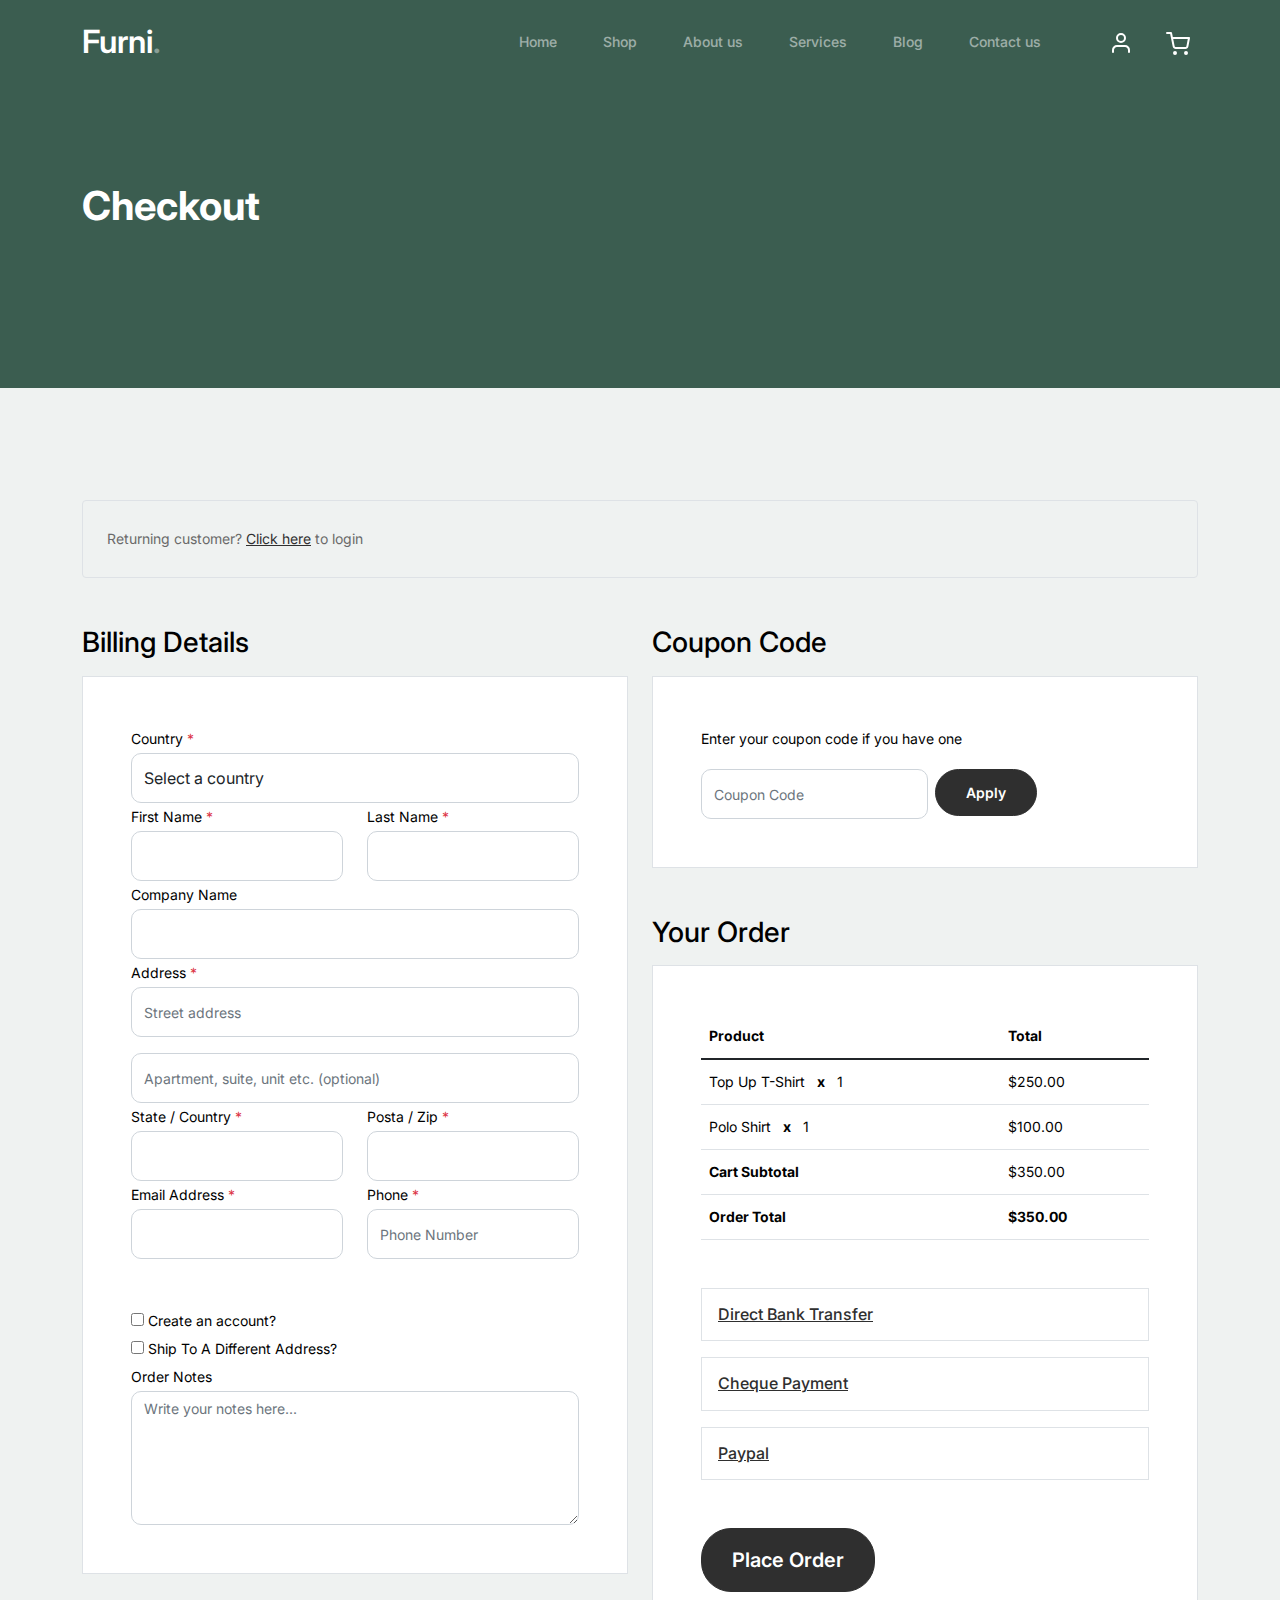
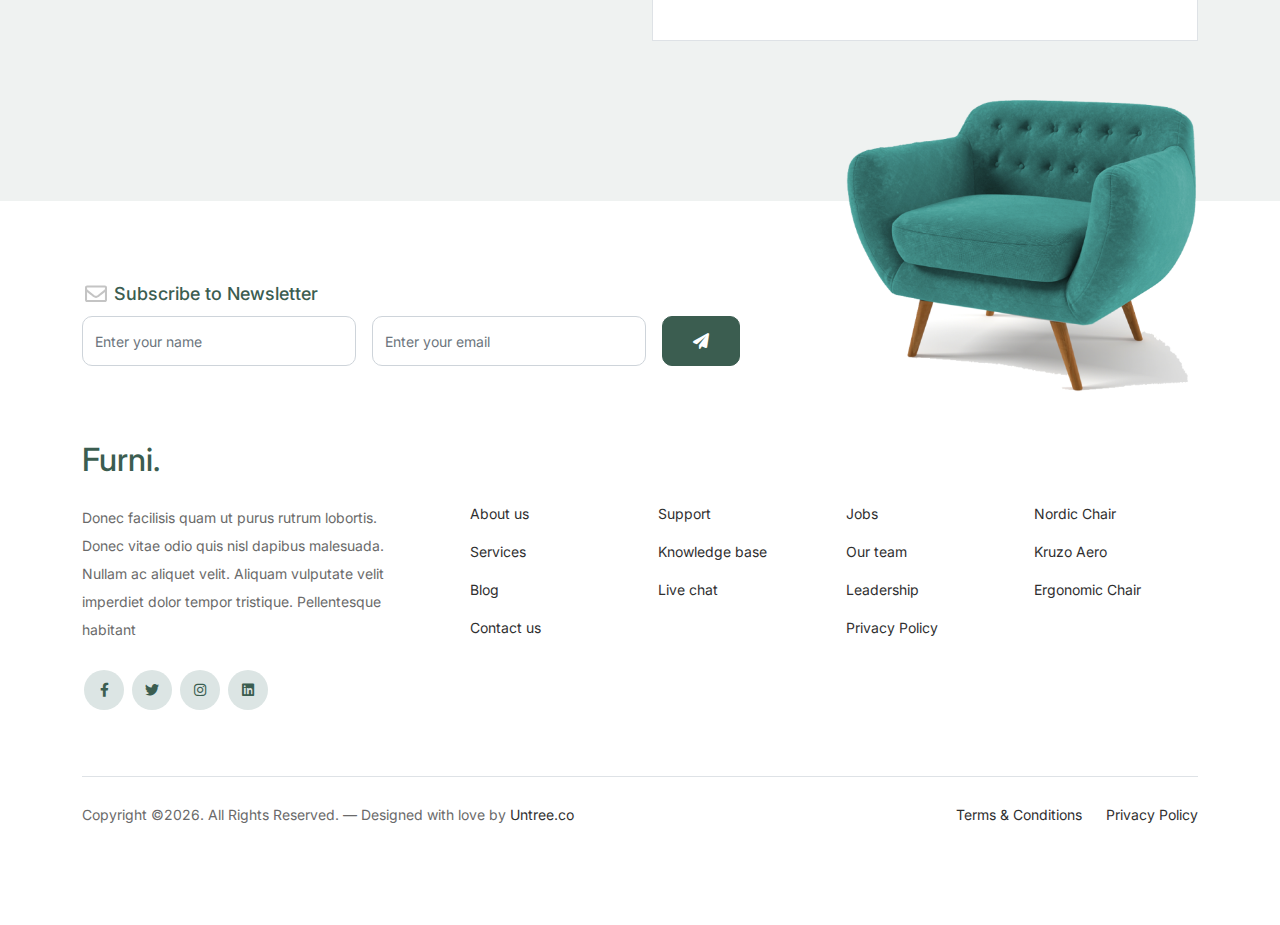
<file: checkout.html>
<!-- /*
* Bootstrap 5
* Template Name: Furni
* Template Author: Untree.co
* Template URI: https://untree.co/
* License: https://creativecommons.org/licenses/by/3.0/
*/ -->
<!doctype html>
<html lang="en">
<head>
  <meta charset="utf-8">
  <meta name="viewport" content="width=device-width, initial-scale=1, shrink-to-fit=no">
  <meta name="author" content="Untree.co">
  <link rel="shortcut icon" href="favicon.png">

  <meta name="description" content="" />
  <meta name="keywords" content="bootstrap, bootstrap4" />

		<!-- Bootstrap CSS -->
		<link href="css/bootstrap.min.css" rel="stylesheet">
		<link href="https://cdnjs.cloudflare.com/ajax/libs/font-awesome/6.0.0-beta3/css/all.min.css" rel="stylesheet">
		<link href="css/tiny-slider.css" rel="stylesheet">
		<link href="css/style.css" rel="stylesheet">
		<title>Furni Free Bootstrap 5 Template for Furniture and Interior Design Websites by Untree.co </title>
	</head>

	<body>

		<!-- Start Header/Navigation -->
		<nav class="custom-navbar navbar navbar navbar-expand-md navbar-dark bg-dark" arial-label="Furni navigation bar">

			<div class="container">
				<a class="navbar-brand" href="index.html">Furni<span>.</span></a>

				<button class="navbar-toggler" type="button" data-bs-toggle="collapse" data-bs-target="#navbarsFurni" aria-controls="navbarsFurni" aria-expanded="false" aria-label="Toggle navigation">
					<span class="navbar-toggler-icon"></span>
				</button>

				<div class="collapse navbar-collapse" id="navbarsFurni">
					<ul class="custom-navbar-nav navbar-nav ms-auto mb-2 mb-md-0">
						<li class="nav-item ">
							<a class="nav-link" href="index.html">Home</a>
						</li>
						<li><a class="nav-link" href="shop.html">Shop</a></li>
						<li><a class="nav-link" href="about.html">About us</a></li>
						<li><a class="nav-link" href="services.html">Services</a></li>
						<li><a class="nav-link" href="blog.html">Blog</a></li>
						<li><a class="nav-link" href="contact.html">Contact us</a></li>
					</ul>

					<ul class="custom-navbar-cta navbar-nav mb-2 mb-md-0 ms-5">
						<li><a class="nav-link" href="#"><img src="images/user.svg"></a></li>
						<li><a class="nav-link" href="cart.html"><img src="images/cart.svg"></a></li>
					</ul>
				</div>
			</div>
				
		</nav>
		<!-- End Header/Navigation -->

		<!-- Start Hero Section -->
			<div class="hero">
				<div class="container">
					<div class="row justify-content-between">
						<div class="col-lg-5">
							<div class="intro-excerpt">
								<h1>Checkout</h1>
							</div>
						</div>
						<div class="col-lg-7">
							
						</div>
					</div>
				</div>
			</div>
		<!-- End Hero Section -->

		<div class="untree_co-section">
		    <div class="container">
		      <div class="row mb-5">
		        <div class="col-md-12">
		          <div class="border p-4 rounded" role="alert">
		            Returning customer? <a href="#">Click here</a> to login
		          </div>
		        </div>
		      </div>
		      <div class="row">
		        <div class="col-md-6 mb-5 mb-md-0">
		          <h2 class="h3 mb-3 text-black">Billing Details</h2>
		          <div class="p-3 p-lg-5 border bg-white">
		            <div class="form-group">
		              <label for="c_country" class="text-black">Country <span class="text-danger">*</span></label>
		              <select id="c_country" class="form-control">
		                <option value="1">Select a country</option>    
		                <option value="2">bangladesh</option>    
		                <option value="3">Algeria</option>    
		                <option value="4">Afghanistan</option>    
		                <option value="5">Ghana</option>    
		                <option value="6">Albania</option>    
		                <option value="7">Bahrain</option>    
		                <option value="8">Colombia</option>    
		                <option value="9">Dominican Republic</option>    
		              </select>
		            </div>
		            <div class="form-group row">
		              <div class="col-md-6">
		                <label for="c_fname" class="text-black">First Name <span class="text-danger">*</span></label>
		                <input type="text" class="form-control" id="c_fname" name="c_fname">
		              </div>
		              <div class="col-md-6">
		                <label for="c_lname" class="text-black">Last Name <span class="text-danger">*</span></label>
		                <input type="text" class="form-control" id="c_lname" name="c_lname">
		              </div>
		            </div>

		            <div class="form-group row">
		              <div class="col-md-12">
		                <label for="c_companyname" class="text-black">Company Name </label>
		                <input type="text" class="form-control" id="c_companyname" name="c_companyname">
		              </div>
		            </div>

		            <div class="form-group row">
		              <div class="col-md-12">
		                <label for="c_address" class="text-black">Address <span class="text-danger">*</span></label>
		                <input type="text" class="form-control" id="c_address" name="c_address" placeholder="Street address">
		              </div>
		            </div>

		            <div class="form-group mt-3">
		              <input type="text" class="form-control" placeholder="Apartment, suite, unit etc. (optional)">
		            </div>

		            <div class="form-group row">
		              <div class="col-md-6">
		                <label for="c_state_country" class="text-black">State / Country <span class="text-danger">*</span></label>
		                <input type="text" class="form-control" id="c_state_country" name="c_state_country">
		              </div>
		              <div class="col-md-6">
		                <label for="c_postal_zip" class="text-black">Posta / Zip <span class="text-danger">*</span></label>
		                <input type="text" class="form-control" id="c_postal_zip" name="c_postal_zip">
		              </div>
		            </div>

		            <div class="form-group row mb-5">
		              <div class="col-md-6">
		                <label for="c_email_address" class="text-black">Email Address <span class="text-danger">*</span></label>
		                <input type="text" class="form-control" id="c_email_address" name="c_email_address">
		              </div>
		              <div class="col-md-6">
		                <label for="c_phone" class="text-black">Phone <span class="text-danger">*</span></label>
		                <input type="text" class="form-control" id="c_phone" name="c_phone" placeholder="Phone Number">
		              </div>
		            </div>

		            <div class="form-group">
		              <label for="c_create_account" class="text-black" data-bs-toggle="collapse" href="#create_an_account" role="button" aria-expanded="false" aria-controls="create_an_account"><input type="checkbox" value="1" id="c_create_account"> Create an account?</label>
		              <div class="collapse" id="create_an_account">
		                <div class="py-2 mb-4">
		                  <p class="mb-3">Create an account by entering the information below. If you are a returning customer please login at the top of the page.</p>
		                  <div class="form-group">
		                    <label for="c_account_password" class="text-black">Account Password</label>
		                    <input type="email" class="form-control" id="c_account_password" name="c_account_password" placeholder="">
		                  </div>
		                </div>
		              </div>
		            </div>


		            <div class="form-group">
		              <label for="c_ship_different_address" class="text-black" data-bs-toggle="collapse" href="#ship_different_address" role="button" aria-expanded="false" aria-controls="ship_different_address"><input type="checkbox" value="1" id="c_ship_different_address"> Ship To A Different Address?</label>
		              <div class="collapse" id="ship_different_address">
		                <div class="py-2">

		                  <div class="form-group">
		                    <label for="c_diff_country" class="text-black">Country <span class="text-danger">*</span></label>
		                    <select id="c_diff_country" class="form-control">
		                      <option value="1">Select a country</option>    
		                      <option value="2">bangladesh</option>    
		                      <option value="3">Algeria</option>    
		                      <option value="4">Afghanistan</option>    
		                      <option value="5">Ghana</option>    
		                      <option value="6">Albania</option>    
		                      <option value="7">Bahrain</option>    
		                      <option value="8">Colombia</option>    
		                      <option value="9">Dominican Republic</option>    
		                    </select>
		                  </div>


		                  <div class="form-group row">
		                    <div class="col-md-6">
		                      <label for="c_diff_fname" class="text-black">First Name <span class="text-danger">*</span></label>
		                      <input type="text" class="form-control" id="c_diff_fname" name="c_diff_fname">
		                    </div>
		                    <div class="col-md-6">
		                      <label for="c_diff_lname" class="text-black">Last Name <span class="text-danger">*</span></label>
		                      <input type="text" class="form-control" id="c_diff_lname" name="c_diff_lname">
		                    </div>
		                  </div>

		                  <div class="form-group row">
		                    <div class="col-md-12">
		                      <label for="c_diff_companyname" class="text-black">Company Name </label>
		                      <input type="text" class="form-control" id="c_diff_companyname" name="c_diff_companyname">
		                    </div>
		                  </div>

		                  <div class="form-group row  mb-3">
		                    <div class="col-md-12">
		                      <label for="c_diff_address" class="text-black">Address <span class="text-danger">*</span></label>
		                      <input type="text" class="form-control" id="c_diff_address" name="c_diff_address" placeholder="Street address">
		                    </div>
		                  </div>

		                  <div class="form-group">
		                    <input type="text" class="form-control" placeholder="Apartment, suite, unit etc. (optional)">
		                  </div>

		                  <div class="form-group row">
		                    <div class="col-md-6">
		                      <label for="c_diff_state_country" class="text-black">State / Country <span class="text-danger">*</span></label>
		                      <input type="text" class="form-control" id="c_diff_state_country" name="c_diff_state_country">
		                    </div>
		                    <div class="col-md-6">
		                      <label for="c_diff_postal_zip" class="text-black">Posta / Zip <span class="text-danger">*</span></label>
		                      <input type="text" class="form-control" id="c_diff_postal_zip" name="c_diff_postal_zip">
		                    </div>
		                  </div>

		                  <div class="form-group row mb-5">
		                    <div class="col-md-6">
		                      <label for="c_diff_email_address" class="text-black">Email Address <span class="text-danger">*</span></label>
		                      <input type="text" class="form-control" id="c_diff_email_address" name="c_diff_email_address">
		                    </div>
		                    <div class="col-md-6">
		                      <label for="c_diff_phone" class="text-black">Phone <span class="text-danger">*</span></label>
		                      <input type="text" class="form-control" id="c_diff_phone" name="c_diff_phone" placeholder="Phone Number">
		                    </div>
		                  </div>

		                </div>

		              </div>
		            </div>

		            <div class="form-group">
		              <label for="c_order_notes" class="text-black">Order Notes</label>
		              <textarea name="c_order_notes" id="c_order_notes" cols="30" rows="5" class="form-control" placeholder="Write your notes here..."></textarea>
		            </div>

		          </div>
		        </div>
		        <div class="col-md-6">

		          <div class="row mb-5">
		            <div class="col-md-12">
		              <h2 class="h3 mb-3 text-black">Coupon Code</h2>
		              <div class="p-3 p-lg-5 border bg-white">

		                <label for="c_code" class="text-black mb-3">Enter your coupon code if you have one</label>
		                <div class="input-group w-75 couponcode-wrap">
		                  <input type="text" class="form-control me-2" id="c_code" placeholder="Coupon Code" aria-label="Coupon Code" aria-describedby="button-addon2">
		                  <div class="input-group-append">
		                    <button class="btn btn-black btn-sm" type="button" id="button-addon2">Apply</button>
		                  </div>
		                </div>

		              </div>
		            </div>
		          </div>

		          <div class="row mb-5">
		            <div class="col-md-12">
		              <h2 class="h3 mb-3 text-black">Your Order</h2>
		              <div class="p-3 p-lg-5 border bg-white">
		                <table class="table site-block-order-table mb-5">
		                  <thead>
		                    <th>Product</th>
		                    <th>Total</th>
		                  </thead>
		                  <tbody>
		                    <tr>
		                      <td>Top Up T-Shirt <strong class="mx-2">x</strong> 1</td>
		                      <td>$250.00</td>
		                    </tr>
		                    <tr>
		                      <td>Polo Shirt <strong class="mx-2">x</strong>   1</td>
		                      <td>$100.00</td>
		                    </tr>
		                    <tr>
		                      <td class="text-black font-weight-bold"><strong>Cart Subtotal</strong></td>
		                      <td class="text-black">$350.00</td>
		                    </tr>
		                    <tr>
		                      <td class="text-black font-weight-bold"><strong>Order Total</strong></td>
		                      <td class="text-black font-weight-bold"><strong>$350.00</strong></td>
		                    </tr>
		                  </tbody>
		                </table>

		                <div class="border p-3 mb-3">
		                  <h3 class="h6 mb-0"><a class="d-block" data-bs-toggle="collapse" href="#collapsebank" role="button" aria-expanded="false" aria-controls="collapsebank">Direct Bank Transfer</a></h3>

		                  <div class="collapse" id="collapsebank">
		                    <div class="py-2">
		                      <p class="mb-0">Make your payment directly into our bank account. Please use your Order ID as the payment reference. Your order won’t be shipped until the funds have cleared in our account.</p>
		                    </div>
		                  </div>
		                </div>

		                <div class="border p-3 mb-3">
		                  <h3 class="h6 mb-0"><a class="d-block" data-bs-toggle="collapse" href="#collapsecheque" role="button" aria-expanded="false" aria-controls="collapsecheque">Cheque Payment</a></h3>

		                  <div class="collapse" id="collapsecheque">
		                    <div class="py-2">
		                      <p class="mb-0">Make your payment directly into our bank account. Please use your Order ID as the payment reference. Your order won’t be shipped until the funds have cleared in our account.</p>
		                    </div>
		                  </div>
		                </div>

		                <div class="border p-3 mb-5">
		                  <h3 class="h6 mb-0"><a class="d-block" data-bs-toggle="collapse" href="#collapsepaypal" role="button" aria-expanded="false" aria-controls="collapsepaypal">Paypal</a></h3>

		                  <div class="collapse" id="collapsepaypal">
		                    <div class="py-2">
		                      <p class="mb-0">Make your payment directly into our bank account. Please use your Order ID as the payment reference. Your order won’t be shipped until the funds have cleared in our account.</p>
		                    </div>
		                  </div>
		                </div>

		                <div class="form-group">
		                  <button class="btn btn-black btn-lg py-3 btn-block" onclick="window.location='thankyou.html'">Place Order</button>
		                </div>

		              </div>
		            </div>
		          </div>

		        </div>
		      </div>
		      <!-- </form> -->
		    </div>
		  </div>

		<!-- Start Footer Section -->
		<footer class="footer-section">
			<div class="container relative">

				<div class="sofa-img">
					<img src="images/sofa.png" alt="Image" class="img-fluid">
				</div>

				<div class="row">
					<div class="col-lg-8">
						<div class="subscription-form">
							<h3 class="d-flex align-items-center"><span class="me-1"><img src="images/envelope-outline.svg" alt="Image" class="img-fluid"></span><span>Subscribe to Newsletter</span></h3>

							<form action="#" class="row g-3">
								<div class="col-auto">
									<input type="text" class="form-control" placeholder="Enter your name">
								</div>
								<div class="col-auto">
									<input type="email" class="form-control" placeholder="Enter your email">
								</div>
								<div class="col-auto">
									<button class="btn btn-primary">
										<span class="fa fa-paper-plane"></span>
									</button>
								</div>
							</form>

						</div>
					</div>
				</div>

				<div class="row g-5 mb-5">
					<div class="col-lg-4">
						<div class="mb-4 footer-logo-wrap"><a href="#" class="footer-logo">Furni<span>.</span></a></div>
						<p class="mb-4">Donec facilisis quam ut purus rutrum lobortis. Donec vitae odio quis nisl dapibus malesuada. Nullam ac aliquet velit. Aliquam vulputate velit imperdiet dolor tempor tristique. Pellentesque habitant</p>

						<ul class="list-unstyled custom-social">
							<li><a href="#"><span class="fa fa-brands fa-facebook-f"></span></a></li>
							<li><a href="#"><span class="fa fa-brands fa-twitter"></span></a></li>
							<li><a href="#"><span class="fa fa-brands fa-instagram"></span></a></li>
							<li><a href="#"><span class="fa fa-brands fa-linkedin"></span></a></li>
						</ul>
					</div>

					<div class="col-lg-8">
						<div class="row links-wrap">
							<div class="col-6 col-sm-6 col-md-3">
								<ul class="list-unstyled">
									<li><a href="#">About us</a></li>
									<li><a href="#">Services</a></li>
									<li><a href="#">Blog</a></li>
									<li><a href="#">Contact us</a></li>
								</ul>
							</div>

							<div class="col-6 col-sm-6 col-md-3">
								<ul class="list-unstyled">
									<li><a href="#">Support</a></li>
									<li><a href="#">Knowledge base</a></li>
									<li><a href="#">Live chat</a></li>
								</ul>
							</div>

							<div class="col-6 col-sm-6 col-md-3">
								<ul class="list-unstyled">
									<li><a href="#">Jobs</a></li>
									<li><a href="#">Our team</a></li>
									<li><a href="#">Leadership</a></li>
									<li><a href="#">Privacy Policy</a></li>
								</ul>
							</div>

							<div class="col-6 col-sm-6 col-md-3">
								<ul class="list-unstyled">
									<li><a href="#">Nordic Chair</a></li>
									<li><a href="#">Kruzo Aero</a></li>
									<li><a href="#">Ergonomic Chair</a></li>
								</ul>
							</div>
						</div>
					</div>

				</div>

				<div class="border-top copyright">
					<div class="row pt-4">
						<div class="col-lg-6">
							<p class="mb-2 text-center text-lg-start">Copyright &copy;<script>document.write(new Date().getFullYear());</script>. All Rights Reserved. &mdash; Designed with love by <a href="https://untree.co">Untree.co</a> <!-- License information: https://untree.co/license/ -->
            </p>
						</div>

						<div class="col-lg-6 text-center text-lg-end">
							<ul class="list-unstyled d-inline-flex ms-auto">
								<li class="me-4"><a href="#">Terms &amp; Conditions</a></li>
								<li><a href="#">Privacy Policy</a></li>
							</ul>
						</div>

					</div>
				</div>

			</div>
		</footer>
		<!-- End Footer Section -->	


		<script src="js/bootstrap.bundle.min.js"></script>
		<script src="js/tiny-slider.js"></script>
		<script src="js/custom.js"></script>
	</body>

</html>
</file>
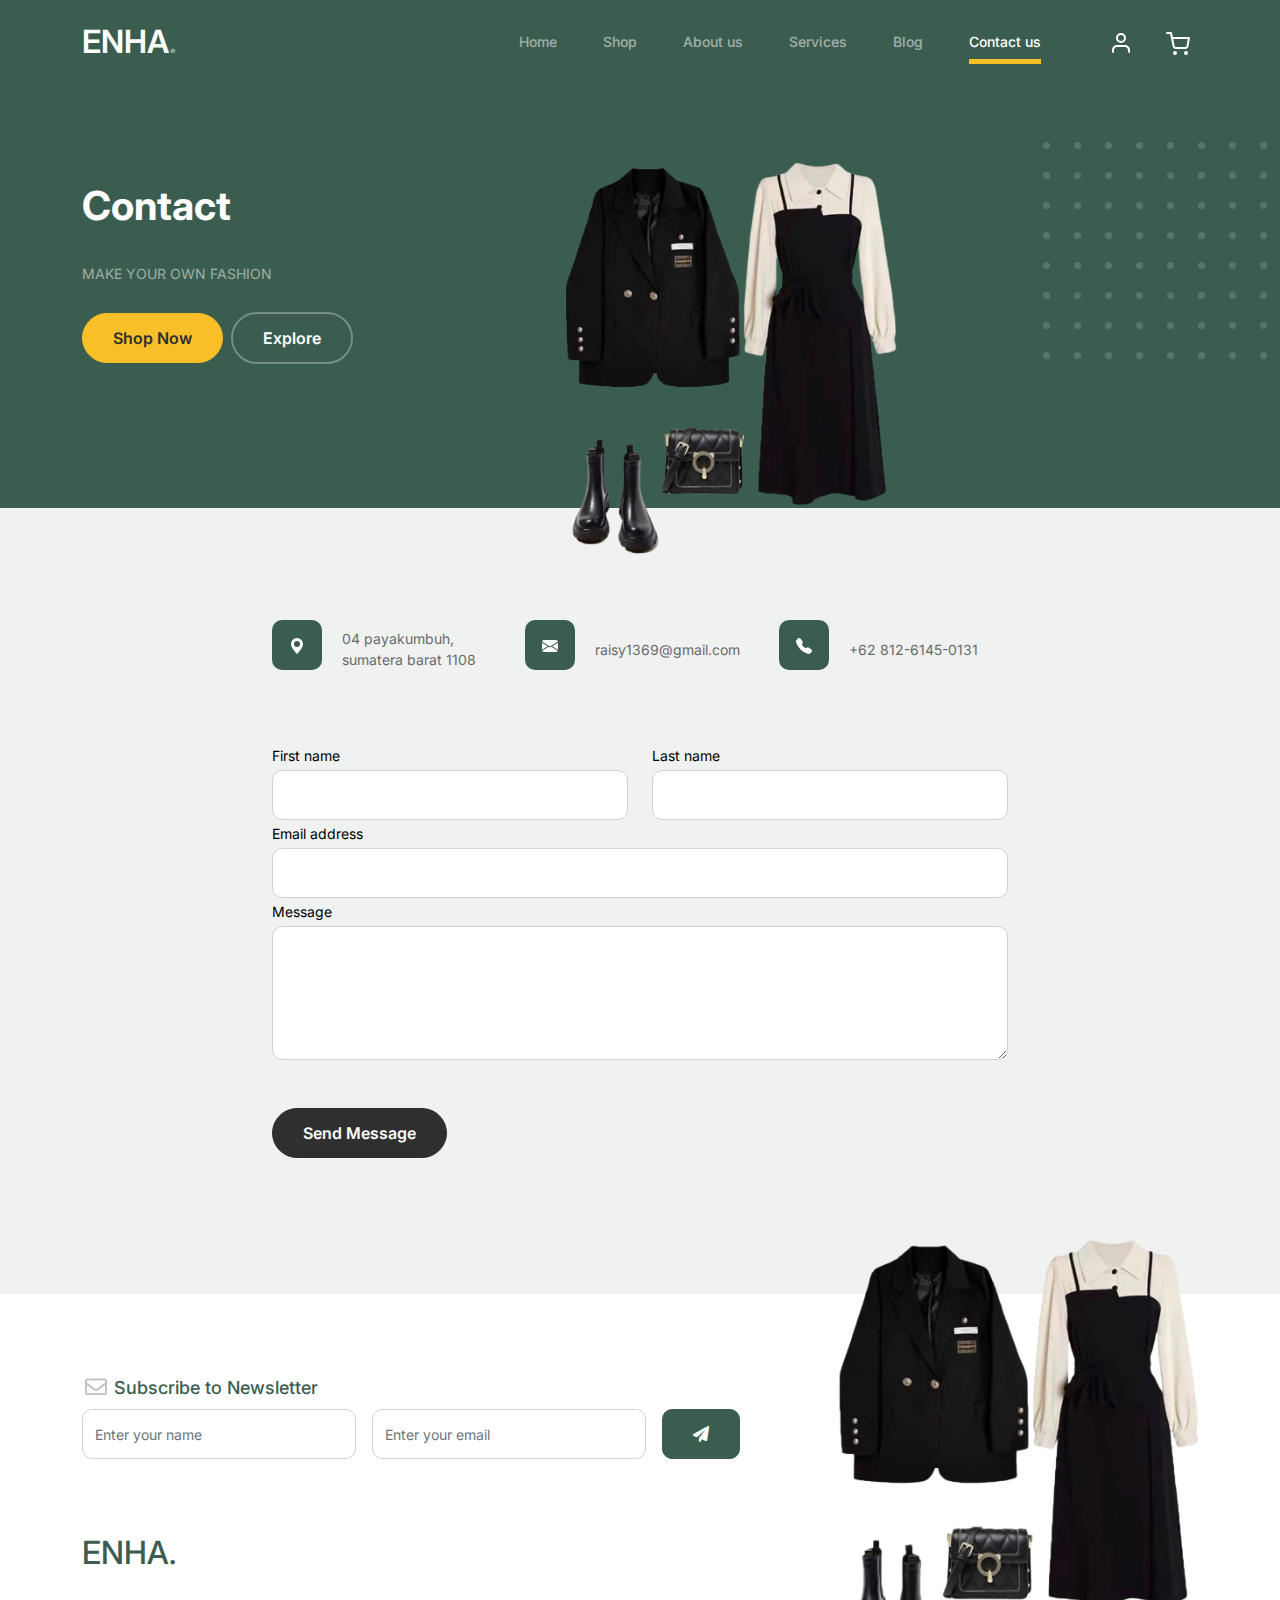
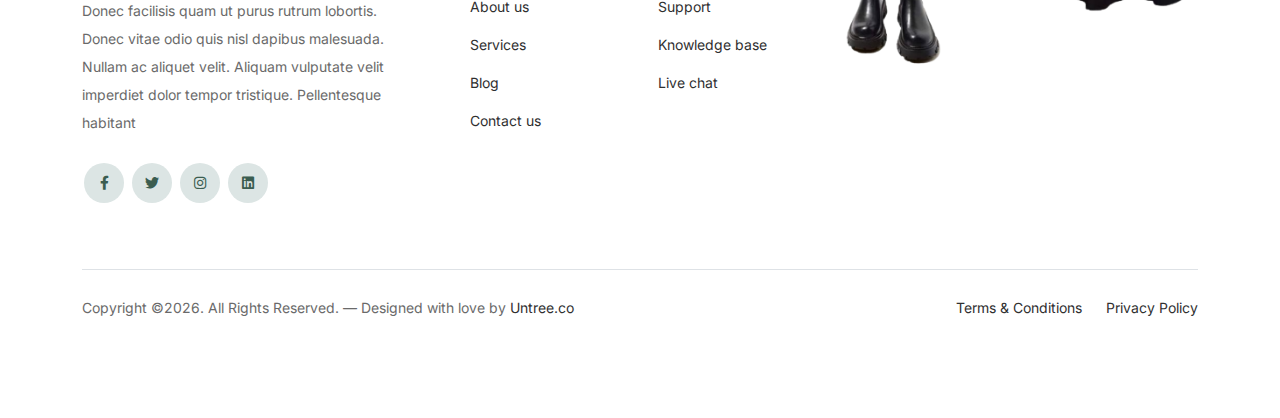
<file: contact.html>
<!-- /*
* Bootstrap 5
* Template Name: Furni
* Template Author: Untree.co
* Template URI: https://untree.co/
* License: https://creativecommons.org/licenses/by/3.0/
*/ -->
<!doctype html>
<html lang="en">
<head>
  <meta charset="utf-8">
  <meta name="viewport" content="width=device-width, initial-scale=1, shrink-to-fit=no">
  <meta name="author" content="Untree.co">
  <link rel="shortcut icon" href="favicon.png">

  <meta name="description" content="" />
  <meta name="keywords" content="bootstrap, bootstrap4" />

		<!-- Bootstrap CSS -->
		<link href="css/bootstrap.min.css" rel="stylesheet">
		<link href="https://cdnjs.cloudflare.com/ajax/libs/font-awesome/6.0.0-beta3/css/all.min.css" rel="stylesheet">
		<link href="css/tiny-slider.css" rel="stylesheet">
		<link href="css/style.css" rel="stylesheet">
		<title>ROHADATUL AISY </title>
	</head>

	<body>

		<!-- Start Header/Navigation -->
		<nav class="custom-navbar navbar navbar navbar-expand-md navbar-dark bg-dark" arial-label="Furni navigation bar">

			<div class="container">
				<a class="navbar-brand" href="index.html">ENHA<span>.</span></a>

				<button class="navbar-toggler" type="button" data-bs-toggle="collapse" data-bs-target="#navbarsFurni" aria-controls="navbarsFurni" aria-expanded="false" aria-label="Toggle navigation">
					<span class="navbar-toggler-icon"></span>
				</button>

				<div class="collapse navbar-collapse" id="navbarsFurni">
					<ul class="custom-navbar-nav navbar-nav ms-auto mb-2 mb-md-0">
						<li class="nav-item">
							<a class="nav-link" href="index.html">Home</a>
						</li>
						<li><a class="nav-link" href="shop.html">Shop</a></li>
						<li><a class="nav-link" href="about.html">About us</a></li>
						<li><a class="nav-link" href="services.html">Services</a></li>
						<li><a class="nav-link" href="blog.html">Blog</a></li>
						<li class="active"><a class="nav-link" href="contact.html">Contact us</a></li>
					</ul>

					<ul class="custom-navbar-cta navbar-nav mb-2 mb-md-0 ms-5">
						<li><a class="nav-link" href="#"><img src="images/user.svg"></a></li>
						<li><a class="nav-link" href="cart.html"><img src="images/cart.svg"></a></li>
					</ul>
				</div>
			</div>
				
		</nav>
		<!-- End Header/Navigation -->

		<!-- Start Hero Section -->
			<div class="hero">
				<div class="container">
					<div class="row justify-content-between">
						<div class="col-lg-5">
							<div class="intro-excerpt">
								<h1>Contact</h1>
								<p class="mb-4">MAKE YOUR OWN FASHION</p>
								<p><a href="" class="btn btn-secondary me-2">Shop Now</a><a href="#" class="btn btn-white-outline">Explore</a></p>
							</div>
						</div>
						<div class="col-lg-7">
							<div class="hero-img-wrap">
								<img src="images/1.png" width="350" class="img-fluid">
							</div>
						</div>
					</div>
				</div>
			</div>
		<!-- End Hero Section -->

		
		<!-- Start Contact Form -->
		<div class="untree_co-section">
      <div class="container">

        <div class="block">
          <div class="row justify-content-center">


            <div class="col-md-8 col-lg-8 pb-4">


              <div class="row mb-5">
                <div class="col-lg-4">
                  <div  class="service no-shadow align-items-center link horizontal d-flex active" data-aos="fade-left" data-aos-delay="0">
                    <div class="service-icon color-1 mb-4">
                      <svg xmlns="http://www.w3.org/2000/svg" width="16" height="16" fill="currentColor" class="bi bi-geo-alt-fill" viewBox="0 0 16 16">
                        <path d="M8 16s6-5.686 6-10A6 6 0 0 0 2 6c0 4.314 6 10 6 10zm0-7a3 3 0 1 1 0-6 3 3 0 0 1 0 6z"/>
                      </svg>
                    </div> <!-- /.icon -->
                    <div class="service-contents">
                      <p>04 payakumbuh, sumatera barat 1108</p>
                    </div> <!-- /.service-contents-->
                  </div> <!-- /.service -->
                </div>

                <div class="col-lg-4">
                  <div  class="service no-shadow align-items-center link horizontal d-flex active" data-aos="fade-left" data-aos-delay="0">
                    <div class="service-icon color-1 mb-4">
                      <svg xmlns="http://www.w3.org/2000/svg" width="16" height="16" fill="currentColor" class="bi bi-envelope-fill" viewBox="0 0 16 16">
                        <path d="M.05 3.555A2 2 0 0 1 2 2h12a2 2 0 0 1 1.95 1.555L8 8.414.05 3.555zM0 4.697v7.104l5.803-3.558L0 4.697zM6.761 8.83l-6.57 4.027A2 2 0 0 0 2 14h12a2 2 0 0 0 1.808-1.144l-6.57-4.027L8 9.586l-1.239-.757zm3.436-.586L16 11.801V4.697l-5.803 3.546z"/>
                      </svg>
                    </div> <!-- /.icon -->
                    <div class="service-contents">
                      <p>raisy1369@gmail.com</p>
                    </div> <!-- /.service-contents-->
                  </div> <!-- /.service -->
                </div>

                <div class="col-lg-4">
                  <div  class="service no-shadow align-items-center link horizontal d-flex active" data-aos="fade-left" data-aos-delay="0">
                    <div class="service-icon color-1 mb-4">
                      <svg xmlns="http://www.w3.org/2000/svg" width="16" height="16" fill="currentColor" class="bi bi-telephone-fill" viewBox="0 0 16 16">
                        <path fill-rule="evenodd" d="M1.885.511a1.745 1.745 0 0 1 2.61.163L6.29 2.98c.329.423.445.974.315 1.494l-.547 2.19a.678.678 0 0 0 .178.643l2.457 2.457a.678.678 0 0 0 .644.178l2.189-.547a1.745 1.745 0 0 1 1.494.315l2.306 1.794c.829.645.905 1.87.163 2.611l-1.034 1.034c-.74.74-1.846 1.065-2.877.702a18.634 18.634 0 0 1-7.01-4.42 18.634 18.634 0 0 1-4.42-7.009c-.362-1.03-.037-2.137.703-2.877L1.885.511z"/>
                      </svg>
                    </div> <!-- /.icon -->
                    <div class="service-contents">
                      <p>+62 812-6145-0131</p>
                    </div> <!-- /.service-contents-->
                  </div> <!-- /.service -->
                </div>
              </div>

              <form>
                <div class="row">
                  <div class="col-6">
                    <div class="form-group">
                      <label class="text-black" for="fname">First name</label>
                      <input type="text" class="form-control" id="fname">
                    </div>
                  </div>
                  <div class="col-6">
                    <div class="form-group">
                      <label class="text-black" for="lname">Last name</label>
                      <input type="text" class="form-control" id="lname">
                    </div>
                  </div>
                </div>
                <div class="form-group">
                  <label class="text-black" for="email">Email address</label>
                  <input type="email" class="form-control" id="email">
                </div>

                <div class="form-group mb-5">
                  <label class="text-black" for="message">Message</label>
                  <textarea name="" class="form-control" id="message" cols="30" rows="5"></textarea>
                </div>

                <button type="submit" class="btn btn-primary-hover-outline">Send Message</button>
              </form>

            </div>

          </div>

        </div>

      </div>


    </div>
  </div>

  <!-- End Contact Form -->

		

		<!-- Start Footer Section -->
		<footer class="footer-section">
			<div class="container relative">

				<div class="sofa-img">
					<img src="images/1.png" alt="Image" class="img-fluid">
				</div>

				<div class="row">
					<div class="col-lg-8">
						<div class="subscription-form">
							<h3 class="d-flex align-items-center"><span class="me-1"><img src="images/envelope-outline.svg" alt="Image" class="img-fluid"></span><span>Subscribe to Newsletter</span></h3>

							<form action="#" class="row g-3">
								<div class="col-auto">
									<input type="text" class="form-control" placeholder="Enter your name">
								</div>
								<div class="col-auto">
									<input type="email" class="form-control" placeholder="Enter your email">
								</div>
								<div class="col-auto">
									<button class="btn btn-primary">
										<span class="fa fa-paper-plane"></span>
									</button>
								</div>
							</form>

						</div>
					</div>
				</div>

				<div class="row g-5 mb-5">
					<div class="col-lg-4">
						<div class="mb-4 footer-logo-wrap"><a href="#" class="footer-logo">ENHA<span>.</span></a></div>
						<p class="mb-4">Donec facilisis quam ut purus rutrum lobortis. Donec vitae odio quis nisl dapibus malesuada. Nullam ac aliquet velit. Aliquam vulputate velit imperdiet dolor tempor tristique. Pellentesque habitant</p>

						<ul class="list-unstyled custom-social">
							<li><a href="#"><span class="fa fa-brands fa-facebook-f"></span></a></li>
							<li><a href="#"><span class="fa fa-brands fa-twitter"></span></a></li>
							<li><a href="#"><span class="fa fa-brands fa-instagram"></span></a></li>
							<li><a href="#"><span class="fa fa-brands fa-linkedin"></span></a></li>
						</ul>
					</div>

					<div class="col-lg-8">
						<div class="row links-wrap">
							<div class="col-6 col-sm-6 col-md-3">
								<ul class="list-unstyled">
									<li><a href="#">About us</a></li>
									<li><a href="#">Services</a></li>
									<li><a href="#">Blog</a></li>
									<li><a href="#">Contact us</a></li>
								</ul>
							</div>

							<div class="col-6 col-sm-6 col-md-3">
								<ul class="list-unstyled">
									<li><a href="#">Support</a></li>
									<li><a href="#">Knowledge base</a></li>
									<li><a href="#">Live chat</a></li>
								</ul>
							</div>

							<!-- <div class="col-6 col-sm-6 col-md-3">
								<ul class="list-unstyled">
									<li><a href="#">Jobs</a></li>
									<li><a href="#">Our team</a></li>
									<li><a href="#">Leadership</a></li>
									<li><a href="#">Privacy Policy</a></li>
								</ul>
							</div> -->

							<!-- <div class="col-6 col-sm-6 col-md-3">
								<ul class="list-unstyled">
									<li><a href="#">Nordic Chair</a></li>
									<li><a href="#">Kruzo Aero</a></li>
									<li><a href="#">Ergonomic Chair</a></li>
								</ul>
							</div> -->
						</div>
					</div>

				</div>

				<div class="border-top copyright">
					<div class="row pt-4">
						<div class="col-lg-6">
							<p class="mb-2 text-center text-lg-start">Copyright &copy;<script>document.write(new Date().getFullYear());</script>. All Rights Reserved. &mdash; Designed with love by <a href="https://untree.co">Untree.co</a> <!-- License information: https://untree.co/license/ -->
            </p>
						</div>

						<div class="col-lg-6 text-center text-lg-end">
							<ul class="list-unstyled d-inline-flex ms-auto">
								<li class="me-4"><a href="#">Terms &amp; Conditions</a></li>
								<li><a href="#">Privacy Policy</a></li>
							</ul>
						</div>

					</div>
				</div>

			</div>
		</footer>
		<!-- End Footer Section -->	


		<script src="js/bootstrap.bundle.min.js"></script>
		<script src="js/tiny-slider.js"></script>
		<script src="js/custom.js"></script>
	</body>

</html>
</file>
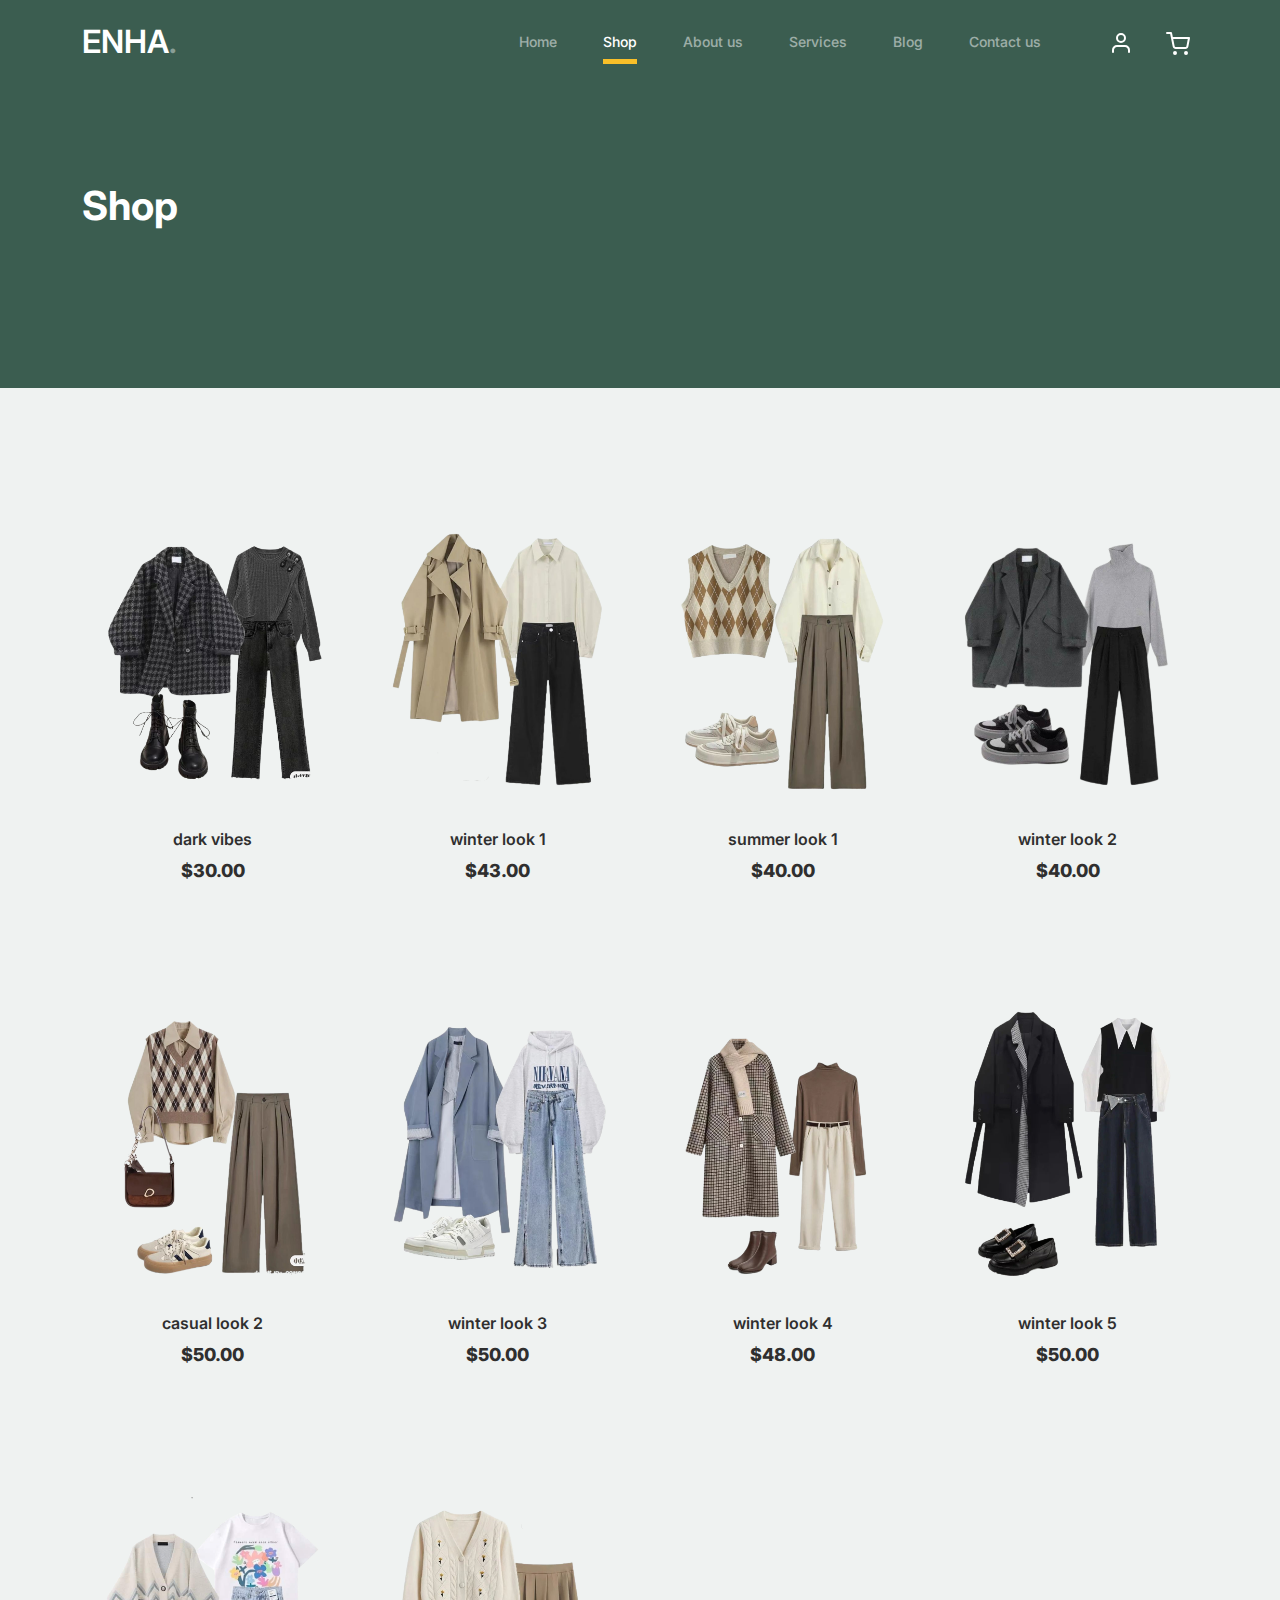
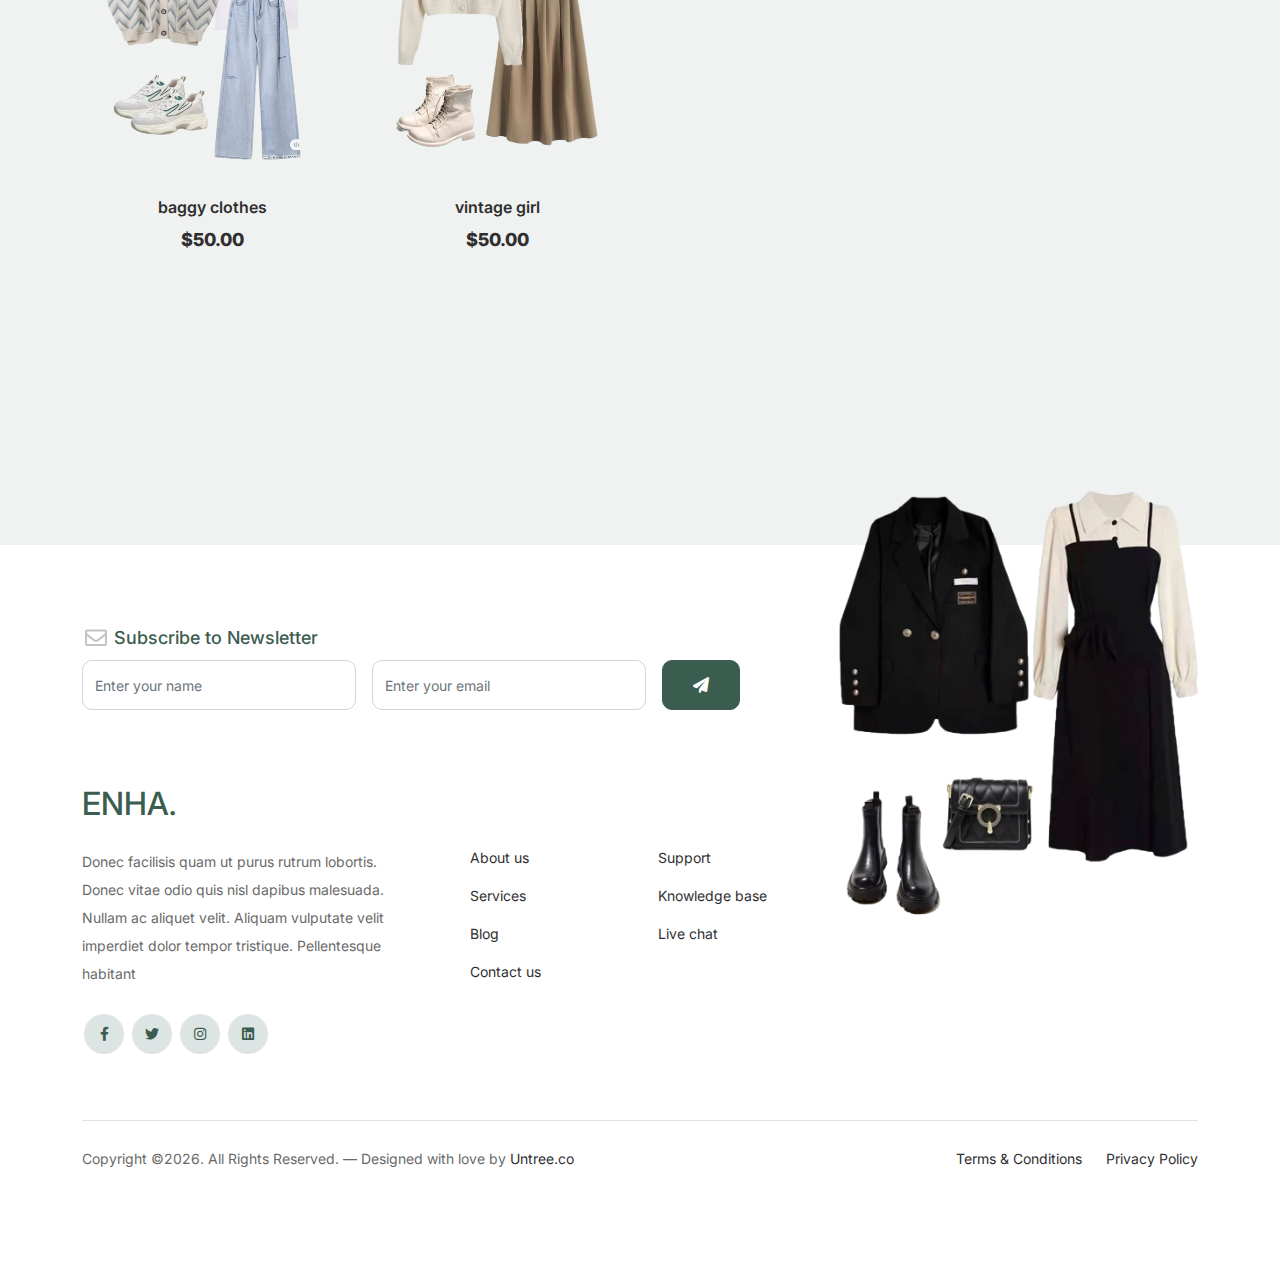
<file: shop.html>
<!-- /*
* Bootstrap 5
* Template Name: Furni
* Template Author: Untree.co
* Template URI: https://untree.co/
* License: https://creativecommons.org/licenses/by/3.0/
*/ -->  
<!doctype html>
<html lang="en">
<head>
  <meta charset="utf-8">
  <meta name="viewport" content="width=device-width, initial-scale=1, shrink-to-fit=no">                                                                  
  <meta name="author" content="Untree.co">
  <link rel="shortcut icon" href="favicon.png">

  <meta name="description" content="" />
  <meta name="keywords" content="bootstrap, bootstrap4" />

		<!-- Bootstrap CSS -->
		<link href="css/bootstrap.min.css" rel="stylesheet">
		<link href="https://cdnjs.cloudflare.com/ajax/libs/font-awesome/6.0.0-beta3/css/all.min.css" rel="stylesheet">
		<link href="css/tiny-slider.css" rel="stylesheet">
		<link href="css/style.css" rel="stylesheet">
		<title>ROHADATUL AISY</title>
	</head>

	<body>

		<!-- Start Header/Navigation -->
		<nav class="custom-navbar navbar navbar navbar-expand-md navbar-dark bg-dark" arial-label="Furni navigation bar">

			<div class="container">
				<a class="navbar-brand" href="index.html">ENHA<span>.</span></a>

				<button class="navbar-toggler" type="button" data-bs-toggle="collapse" data-bs-target="#navbarsFurni" aria-controls="navbarsFurni" aria-expanded="false" aria-label="Toggle navigation">
					<span class="navbar-toggler-icon"></span>
				</button>

				<div class="collapse navbar-collapse" id="navbarsFurni">
					<ul class="custom-navbar-nav navbar-nav ms-auto mb-2 mb-md-0">
						<li class="nav-item ">
							<a class="nav-link" href="index.html">Home</a>
						</li>
						<li class="active"><a class="nav-link" href="shop.html">Shop</a></li>
						<li><a class="nav-link" href="about.html">About us</a></li>
						<li><a class="nav-link" href="services.html">Services</a></li>
						<li><a class="nav-link" href="blog.html">Blog</a></li>
						<li><a class="nav-link" href="contact.html">Contact us</a></li>
					</ul>

					<ul class="custom-navbar-cta navbar-nav mb-2 mb-md-0 ms-5">
						<li><a class="nav-link" href="#"><img src="images/user.svg"></a></li>
						<li><a class="nav-link" href="cart.html"><img src="images/cart.svg"></a></li>
					</ul>
				</div>
			</div>
				
		</nav>
		<!-- End Header/Navigation -->

		<!-- Start Hero Section -->
			<div class="hero">
				<div class="container">
					<div class="row justify-content-between">
						<div class="col-lg-5">
							<div class="intro-excerpt">
								<h1>Shop</h1>
							</div>
						</div>
						<div class="col-lg-7">
							
						</div>
					</div>
				</div>
			</div>
		<!-- End Hero Section -->

		

		<div class="untree_co-section product-section before-footer-section">
		    <div class="container">
		      	<div class="row">

		      		<!-- Start Column 1 -->
					<div class="col-12 col-md-4 col-lg-3 mb-5">
						<a class="product-item" href="#">
							<img src="images/5.png" class="img-fluid product-thumbnail">
							<h3 class="product-title">dark vibes</h3>
							<strong class="product-price">$30.00</strong>

							<span class="icon-cross">
								<img src="images/cross.svg" class="img-fluid">
							</span>
						</a>
					</div> 
					<!-- End Column 1 -->
						
					<!-- Start Column 2 -->
					<div class="col-12 col-md-4 col-lg-3 mb-5">
						<a class="product-item" href="#">
							<img src="images/6.png" class="img-fluid product-thumbnail">
							<h3 class="product-title">winter look 1</h3>
							<strong class="product-price">$43.00</strong>

							<span class="icon-cross">
								<img src="images/cross.svg" class="img-fluid">
							</span>
						</a>
					</div> 
					<!-- End Column 2 -->

					<!-- Start Column 3 -->
					<div class="col-12 col-md-4 col-lg-3 mb-5">
						<a class="product-item" href="#">
							<img src="images/7.png" class="img-fluid product-thumbnail">
							<h3 class="product-title">summer look 1</h3>
							<strong class="product-price">$40.00</strong>

							<span class="icon-cross">
								<img src="images/cross.svg" class="img-fluid">
							</span>
						</a>
					</div>
					<!-- End Column 3 -->

					<!-- Start Column 4 -->
					<div class="col-12 col-md-4 col-lg-3 mb-5">
						<a class="product-item" href="#">
							<img src="images/8.png" class="img-fluid product-thumbnail">
							<h3 class="product-title">winter look 2</h3>
							<strong class="product-price">$40.00</strong>

							<span class="icon-cross">
								<img src="images/cross.svg" class="img-fluid">
							</span>
						</a>
					</div>
					<!-- End Column 4 -->


					<!-- Start Column 1 -->
					<div class="col-12 col-md-4 col-lg-3 mb-5">
						<a class="product-item" href="#">
							<img src="images/9.png" class="img-fluid product-thumbnail">
							<h3 class="product-title">casual look 2</h3>
							<strong class="product-price">$50.00</strong>

							<span class="icon-cross">
								<img src="images/cross.svg" class="img-fluid">
							</span>
						</a>
					</div> 
					<!-- End Column 1 -->
						
					<!-- Start Column 2 -->
					<div class="col-12 col-md-4 col-lg-3 mb-5">
						<a class="product-item" href="#">
							<img src="images/10.png" class="img-fluid product-thumbnail">
							<h3 class="product-title">winter look 3</h3>
							<strong class="product-price">$50.00</strong>

							<span class="icon-cross">
								<img src="images/cross.svg" class="img-fluid">
							</span>
						</a>
					</div> 
					<!-- End Column 2 -->

					<!-- Start Column 3 -->
					<div class="col-12 col-md-4 col-lg-3 mb-5">
						<a class="product-item" href="#">
							<img src="images/11.png" class="img-fluid product-thumbnail">
							<h3 class="product-title">winter look 4</h3>
							<strong class="product-price">$48.00</strong>

							<span class="icon-cross">
								<img src="images/cross.svg" class="img-fluid">
							</span>
						</a>
					</div>
					<!-- End Column 3 -->

					<!-- Start Column 4 -->
					<div class="col-12 col-md-4 col-lg-3 mb-5">
						<a class="product-item" href="#">
							<img src="images/12.png" class="img-fluid product-thumbnail">
							<h3 class="product-title">winter look 5</h3>
							<strong class="product-price">$50.00</strong>

							<span class="icon-cross">
								<img src="images/cross.svg" class="img-fluid">
							</span>
						</a>
					</div>
					<!-- End Column 4 -->
					
					<!-- Start Column 5 -->
					<div class="col-12 col-md-4 col-lg-3 mb-5">
						<a class="product-item" href="#">
							<img src="images/2.png" class="img-fluid product-thumbnail">
							<h3 class="product-title">baggy clothes</h3>
							<strong class="product-price">$50.00</strong>

							<span class="icon-cross">
								<img src="images/cross.svg" class="img-fluid">
							</span>
						</a>
					</div>
					<!-- End Column 5 -->

					<!-- Start Column 6 -->
					<div class="col-12 col-md-4 col-lg-3 mb-5">
						<a class="product-item" href="#">
							<img src="images/3.png" class="img-fluid product-thumbnail">
							<h3 class="product-title">vintage girl</h3>
							<strong class="product-price">$50.00</strong>

							<span class="icon-cross">
								<img src="images/cross.svg" class="img-fluid">
							</span>
						</a>
					</div>
					<!-- End Column 6 -->

		      	</div>
		    </div>
		</div>

		<!-- Start Footer Section -->
		<footer class="footer-section">
			<div class="container relative">

				<div class="sofa-img">
					<img src="images/1.png" alt="Image" class="img-fluid">
				</div>

				<div class="row">
					<div class="col-lg-8">
						<div class="subscription-form">
							<h3 class="d-flex align-items-center"><span class="me-1"><img src="images/envelope-outline.svg" alt="Image" class="img-fluid"></span><span>Subscribe to Newsletter</span></h3>

							<form action="#" class="row g-3">
								<div class="col-auto">
									<input type="text" class="form-control" placeholder="Enter your name">
								</div>
								<div class="col-auto">
									<input type="email" class="form-control" placeholder="Enter your email">
								</div>
								<div class="col-auto">
									<button class="btn btn-primary">
										<span class="fa fa-paper-plane"></span>
									</button>
								</div>
							</form>

						</div>
					</div>
				</div>

				<div class="row g-5 mb-5">
					<div class="col-lg-4">
						<div class="mb-4 footer-logo-wrap"><a href="#" class="footer-logo">ENHA<span>.</span></a></div>
						<p class="mb-4">Donec facilisis quam ut purus rutrum lobortis. Donec vitae odio quis nisl dapibus malesuada. Nullam ac aliquet velit. Aliquam vulputate velit imperdiet dolor tempor tristique. Pellentesque habitant</p>

						<ul class="list-unstyled custom-social">
							<li><a href="#"><span class="fa fa-brands fa-facebook-f"></span></a></li>
							<li><a href="#"><span class="fa fa-brands fa-twitter"></span></a></li>
							<li><a href="#"><span class="fa fa-brands fa-instagram"></span></a></li>
							<li><a href="#"><span class="fa fa-brands fa-linkedin"></span></a></li>
						</ul>
					</div>

					<div class="col-lg-8">
						<div class="row links-wrap">
							<div class="col-6 col-sm-6 col-md-3">
								<ul class="list-unstyled">
									<li><a href="#">About us</a></li>
									<li><a href="#">Services</a></li>
									<li><a href="#">Blog</a></li>
									<li><a href="#">Contact us</a></li>
								</ul>
							</div>

							<div class="col-6 col-sm-6 col-md-3">
								<ul class="list-unstyled">
									<li><a href="#">Support</a></li>
									<li><a href="#">Knowledge base</a></li>
									<li><a href="#">Live chat</a></li>
								</ul>
							</div>

							<!-- <div class="col-6 col-sm-6 col-md-3">
								<ul class="list-unstyled">
									<li><a href="#">Jobs</a></li>
									<li><a href="#">Our team</a></li>
									<li><a href="#">Leadership</a></li>
									<li><a href="#">Privacy Policy</a></li>
								</ul>
							</div> -->

							<!-- <div class="col-6 col-sm-6 col-md-3">
								<ul class="list-unstyled">
									<li><a href="#">Nordic Chair</a></li>
									<li><a href="#">Kruzo Aero</a></li>
									<li><a href="#">Ergonomic Chair</a></li>
								</ul>
							</div> -->
						</div>
					</div>

				</div>

				<div class="border-top copyright">
					<div class="row pt-4">
						<div class="col-lg-6">
							<p class="mb-2 text-center text-lg-start">Copyright &copy;<script>document.write(new Date().getFullYear());</script>. All Rights Reserved. &mdash; Designed with love by <a href="https://untree.co">Untree.co</a> <!-- License information: https://untree.co/license/ -->
            </p>
						</div>

						<div class="col-lg-6 text-center text-lg-end">
							<ul class="list-unstyled d-inline-flex ms-auto">
								<li class="me-4"><a href="#">Terms &amp; Conditions</a></li>
								<li><a href="#">Privacy Policy</a></li>
							</ul>
						</div>

					</div>
				</div>

			</div>
		</footer>
		<!-- End Footer Section -->	


		<script src="js/bootstrap.bundle.min.js"></script>
		<script src="js/tiny-slider.js"></script>
		<script src="js/custom.js"></script>
	</body>

</html>
</file>
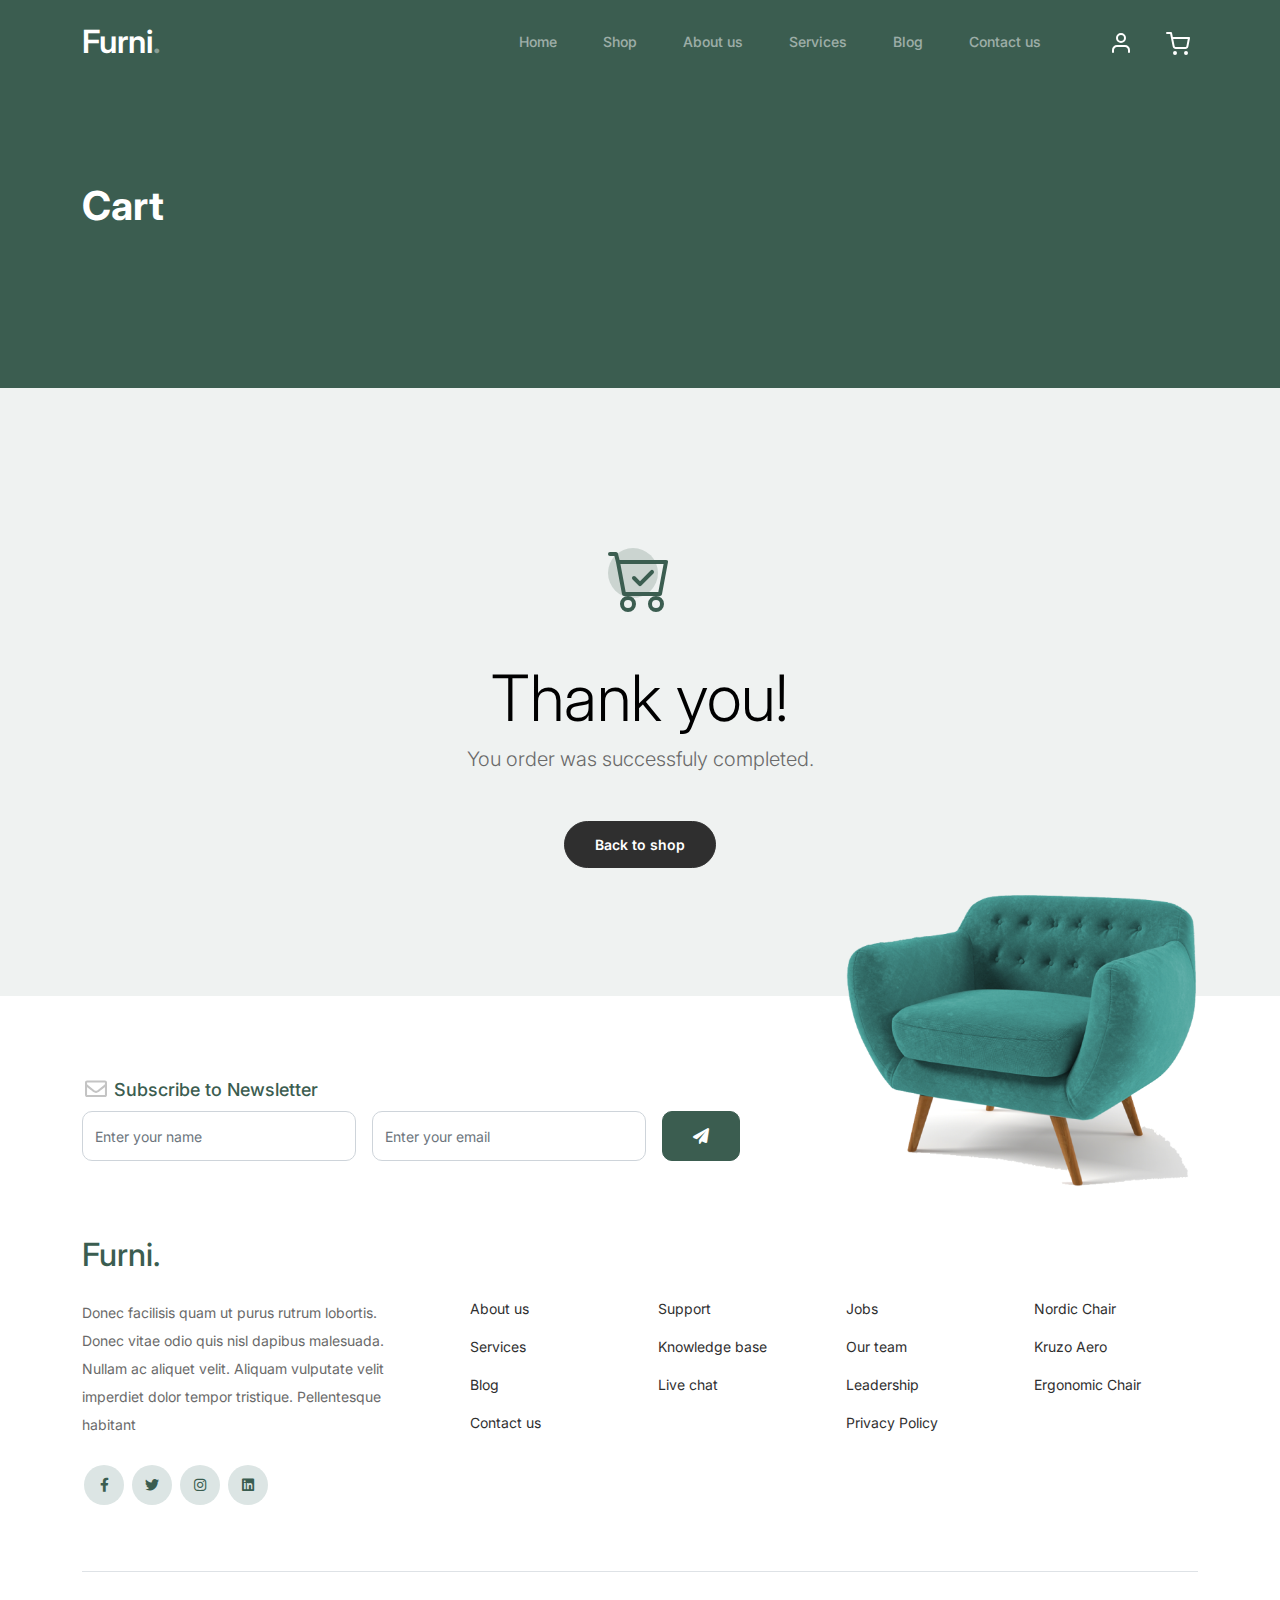
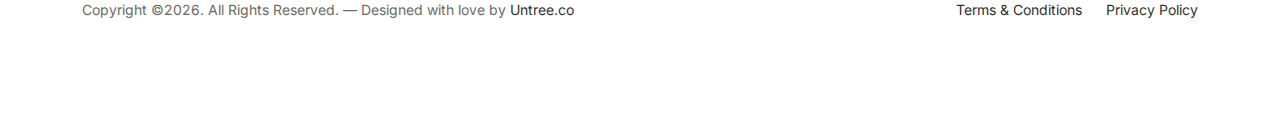
<file: thankyou.html>
<!-- /*
* Bootstrap 5
* Template Name: Furni
* Template Author: Untree.co
* Template URI: https://untree.co/
* License: https://creativecommons.org/licenses/by/3.0/
*/ -->
<!doctype html>
<html lang="en">
<head>
  <meta charset="utf-8">
  <meta name="viewport" content="width=device-width, initial-scale=1, shrink-to-fit=no">
  <meta name="author" content="Untree.co">
  <link rel="shortcut icon" href="favicon.png">

  <meta name="description" content="" />
  <meta name="keywords" content="bootstrap, bootstrap4" />

		<!-- Bootstrap CSS -->
		<link href="css/bootstrap.min.css" rel="stylesheet">
		<link href="https://cdnjs.cloudflare.com/ajax/libs/font-awesome/6.0.0-beta3/css/all.min.css" rel="stylesheet">
		<link href="css/tiny-slider.css" rel="stylesheet">
		<link href="css/style.css" rel="stylesheet">
		<title>Furni Free Bootstrap 5 Template for Furniture and Interior Design Websites by Untree.co </title>
	</head>

	<body>

		<!-- Start Header/Navigation -->
		<nav class="custom-navbar navbar navbar navbar-expand-md navbar-dark bg-dark" arial-label="Furni navigation bar">

			<div class="container">
				<a class="navbar-brand" href="index.html">Furni<span>.</span></a>

				<button class="navbar-toggler" type="button" data-bs-toggle="collapse" data-bs-target="#navbarsFurni" aria-controls="navbarsFurni" aria-expanded="false" aria-label="Toggle navigation">
					<span class="navbar-toggler-icon"></span>
				</button>

				<div class="collapse navbar-collapse" id="navbarsFurni">
					<ul class="custom-navbar-nav navbar-nav ms-auto mb-2 mb-md-0">
						<li class="nav-item ">
							<a class="nav-link" href="index.html">Home</a>
						</li>
						<li><a class="nav-link" href="shop.html">Shop</a></li>
						<li><a class="nav-link" href="about.html">About us</a></li>
						<li><a class="nav-link" href="services.html">Services</a></li>
						<li><a class="nav-link" href="blog.html">Blog</a></li>
						<li><a class="nav-link" href="contact.html">Contact us</a></li>
					</ul>

					<ul class="custom-navbar-cta navbar-nav mb-2 mb-md-0 ms-5">
						<li><a class="nav-link" href="#"><img src="images/user.svg"></a></li>
						<li><a class="nav-link" href="cart.html"><img src="images/cart.svg"></a></li>
					</ul>
				</div>
			</div>
				
		</nav>
		<!-- End Header/Navigation -->

		<!-- Start Hero Section -->
			<div class="hero">
				<div class="container">
					<div class="row justify-content-between">
						<div class="col-lg-5">
							<div class="intro-excerpt">
								<h1>Cart</h1>
							</div>
						</div>
						<div class="col-lg-7">
							
						</div>
					</div>
				</div>
			</div>
		<!-- End Hero Section -->

		

		<div class="untree_co-section">
    <div class="container">
      <div class="row">
        <div class="col-md-12 text-center pt-5">
          <span class="display-3 thankyou-icon text-primary">
            <svg width="1em" height="1em" viewBox="0 0 16 16" class="bi bi-cart-check mb-5" fill="currentColor" xmlns="http://www.w3.org/2000/svg">
              <path fill-rule="evenodd" d="M11.354 5.646a.5.5 0 0 1 0 .708l-3 3a.5.5 0 0 1-.708 0l-1.5-1.5a.5.5 0 1 1 .708-.708L8 8.293l2.646-2.647a.5.5 0 0 1 .708 0z"/>
              <path fill-rule="evenodd" d="M0 1.5A.5.5 0 0 1 .5 1H2a.5.5 0 0 1 .485.379L2.89 3H14.5a.5.5 0 0 1 .491.592l-1.5 8A.5.5 0 0 1 13 12H4a.5.5 0 0 1-.491-.408L2.01 3.607 1.61 2H.5a.5.5 0 0 1-.5-.5zM3.102 4l1.313 7h8.17l1.313-7H3.102zM5 12a2 2 0 1 0 0 4 2 2 0 0 0 0-4zm7 0a2 2 0 1 0 0 4 2 2 0 0 0 0-4zm-7 1a1 1 0 1 0 0 2 1 1 0 0 0 0-2zm7 0a1 1 0 1 0 0 2 1 1 0 0 0 0-2z"/>
            </svg>
          </span>
          <h2 class="display-3 text-black">Thank you!</h2>
          <p class="lead mb-5">You order was successfuly completed.</p>
          <p><a href="shop.html" class="btn btn-sm btn-outline-black">Back to shop</a></p>
        </div>
      </div>
    </div>
  </div>

		<!-- Start Footer Section -->
		<footer class="footer-section">
			<div class="container relative">

				<div class="sofa-img">
					<img src="images/sofa.png" alt="Image" class="img-fluid">
				</div>

				<div class="row">
					<div class="col-lg-8">
						<div class="subscription-form">
							<h3 class="d-flex align-items-center"><span class="me-1"><img src="images/envelope-outline.svg" alt="Image" class="img-fluid"></span><span>Subscribe to Newsletter</span></h3>

							<form action="#" class="row g-3">
								<div class="col-auto">
									<input type="text" class="form-control" placeholder="Enter your name">
								</div>
								<div class="col-auto">
									<input type="email" class="form-control" placeholder="Enter your email">
								</div>
								<div class="col-auto">
									<button class="btn btn-primary">
										<span class="fa fa-paper-plane"></span>
									</button>
								</div>
							</form>

						</div>
					</div>
				</div>

				<div class="row g-5 mb-5">
					<div class="col-lg-4">
						<div class="mb-4 footer-logo-wrap"><a href="#" class="footer-logo">Furni<span>.</span></a></div>
						<p class="mb-4">Donec facilisis quam ut purus rutrum lobortis. Donec vitae odio quis nisl dapibus malesuada. Nullam ac aliquet velit. Aliquam vulputate velit imperdiet dolor tempor tristique. Pellentesque habitant</p>

						<ul class="list-unstyled custom-social">
							<li><a href="#"><span class="fa fa-brands fa-facebook-f"></span></a></li>
							<li><a href="#"><span class="fa fa-brands fa-twitter"></span></a></li>
							<li><a href="#"><span class="fa fa-brands fa-instagram"></span></a></li>
							<li><a href="#"><span class="fa fa-brands fa-linkedin"></span></a></li>
						</ul>
					</div>

					<div class="col-lg-8">
						<div class="row links-wrap">
							<div class="col-6 col-sm-6 col-md-3">
								<ul class="list-unstyled">
									<li><a href="#">About us</a></li>
									<li><a href="#">Services</a></li>
									<li><a href="#">Blog</a></li>
									<li><a href="#">Contact us</a></li>
								</ul>
							</div>

							<div class="col-6 col-sm-6 col-md-3">
								<ul class="list-unstyled">
									<li><a href="#">Support</a></li>
									<li><a href="#">Knowledge base</a></li>
									<li><a href="#">Live chat</a></li>
								</ul>
							</div>

							<div class="col-6 col-sm-6 col-md-3">
								<ul class="list-unstyled">
									<li><a href="#">Jobs</a></li>
									<li><a href="#">Our team</a></li>
									<li><a href="#">Leadership</a></li>
									<li><a href="#">Privacy Policy</a></li>
								</ul>
							</div>

							<div class="col-6 col-sm-6 col-md-3">
								<ul class="list-unstyled">
									<li><a href="#">Nordic Chair</a></li>
									<li><a href="#">Kruzo Aero</a></li>
									<li><a href="#">Ergonomic Chair</a></li>
								</ul>
							</div>
						</div>
					</div>

				</div>

				<div class="border-top copyright">
					<div class="row pt-4">
						<div class="col-lg-6">
							<p class="mb-2 text-center text-lg-start">Copyright &copy;<script>document.write(new Date().getFullYear());</script>. All Rights Reserved. &mdash; Designed with love by <a href="https://untree.co">Untree.co</a> <!-- License information: https://untree.co/license/ -->
            </p>
						</div>

						<div class="col-lg-6 text-center text-lg-end">
							<ul class="list-unstyled d-inline-flex ms-auto">
								<li class="me-4"><a href="#">Terms &amp; Conditions</a></li>
								<li><a href="#">Privacy Policy</a></li>
							</ul>
						</div>

					</div>
				</div>

			</div>
		</footer>
		<!-- End Footer Section -->	


		<script src="js/bootstrap.bundle.min.js"></script>
		<script src="js/tiny-slider.js"></script>
		<script src="js/custom.js"></script>
	</body>

</html>
</file>
<file: css/tiny-slider.css>
.tns-outer{padding:0 !important}.tns-outer [hidden]{display:none !important}.tns-outer [aria-controls],.tns-outer [data-action]{cursor:pointer}.tns-slider{-webkit-transition:all 0s;-moz-transition:all 0s;transition:all 0s}.tns-slider>.tns-item{-webkit-box-sizing:border-box;-moz-box-sizing:border-box;box-sizing:border-box}.tns-horizontal.tns-subpixel{white-space:nowrap}.tns-horizontal.tns-subpixel>.tns-item{display:inline-block;vertical-align:top;white-space:normal}.tns-horizontal.tns-no-subpixel:after{content:'';display:table;clear:both}.tns-horizontal.tns-no-subpixel>.tns-item{float:left}.tns-horizontal.tns-carousel.tns-no-subpixel>.tns-item{margin-right:-100%}.tns-no-calc{position:relative;left:0}.tns-gallery{position:relative;left:0;min-height:1px}.tns-gallery>.tns-item{position:absolute;left:-100%;-webkit-transition:transform 0s, opacity 0s;-moz-transition:transform 0s, opacity 0s;transition:transform 0s, opacity 0s}.tns-gallery>.tns-slide-active{position:relative;left:auto !important}.tns-gallery>.tns-moving{-webkit-transition:all 0.25s;-moz-transition:all 0.25s;transition:all 0.25s}.tns-autowidth{display:inline-block}.tns-lazy-img{-webkit-transition:opacity 0.6s;-moz-transition:opacity 0.6s;transition:opacity 0.6s;opacity:0.6}.tns-lazy-img.tns-complete{opacity:1}.tns-ah{-webkit-transition:height 0s;-moz-transition:height 0s;transition:height 0s}.tns-ovh{overflow:hidden}.tns-visually-hidden{position:absolute;left:-10000em}.tns-transparent{opacity:0;visibility:hidden}.tns-fadeIn{opacity:1;filter:alpha(opacity=100);z-index:0}.tns-normal,.tns-fadeOut{opacity:0;filter:alpha(opacity=0);z-index:-1}.tns-vpfix{white-space:nowrap}.tns-vpfix>div,.tns-vpfix>li{display:inline-block}.tns-t-subp2{margin:0 auto;width:310px;position:relative;height:10px;overflow:hidden}.tns-t-ct{width:2333.3333333%;width:-webkit-calc(100% * 70 / 3);width:-moz-calc(100% * 70 / 3);width:calc(100% * 70 / 3);position:absolute;right:0}.tns-t-ct:after{content:'';display:table;clear:both}.tns-t-ct>div{width:1.4285714%;width:-webkit-calc(100% / 70);width:-moz-calc(100% / 70);width:calc(100% / 70);height:10px;float:left}

/*# sourceMappingURL=sourcemaps/tiny-slider.css.map */
</file>
<file: css/style.css>
/*
* Template Name: UntreeStore
* Template Author: Untree.co
* Author URI: https://untree.co/
* License: https://creativecommons.org/licenses/by/3.0/
*/
@import url("https://fonts.googleapis.com/css2?family=Inter:wght@400;500;600;700;800&display=swap");
body {
  overflow-x: hidden;
  position: relative; }

body {
  font-family: "Inter", sans-serif;
  font-weight: 400;
  line-height: 28px;
  color: #6a6a6a;
  font-size: 14px;
  background-color: #eff2f1; }

a {
  text-decoration: none;
  -webkit-transition: .3s all ease;
  -o-transition: .3s all ease;
  transition: .3s all ease;
  color: #2f2f2f;
  text-decoration: underline; }
  a:hover {
    color: #2f2f2f;
    text-decoration: none; }
  a.more {
    font-weight: 600; }

.custom-navbar {
  background: #3b5d50 !important;
  padding-top: 20px;
  padding-bottom: 20px; }
  .custom-navbar .navbar-brand {
    font-size: 32px;
    font-weight: 600; }
    .custom-navbar .navbar-brand > span {
      opacity: .4; }
  .custom-navbar .navbar-toggler {
    border-color: transparent; }
    .custom-navbar .navbar-toggler:active, .custom-navbar .navbar-toggler:focus {
      -webkit-box-shadow: none;
      box-shadow: none;
      outline: none; }
  @media (min-width: 992px) {
    .custom-navbar .custom-navbar-nav li {
      margin-left: 15px;
      margin-right: 15px; } }
  .custom-navbar .custom-navbar-nav li a {
    font-weight: 500;
    color: #ffffff !important;
    opacity: .5;
    -webkit-transition: .3s all ease;
    -o-transition: .3s all ease;
    transition: .3s all ease;
    position: relative; }
    @media (min-width: 768px) {
      .custom-navbar .custom-navbar-nav li a:before {
        content: "";
        position: absolute;
        bottom: 0;
        left: 8px;
        right: 8px;
        background: #f9bf29;
        height: 5px;
        opacity: 1;
        visibility: visible;
        width: 0;
        -webkit-transition: .15s all ease-out;
        -o-transition: .15s all ease-out;
        transition: .15s all ease-out; } }
    .custom-navbar .custom-navbar-nav li a:hover {
      opacity: 1; }
      .custom-navbar .custom-navbar-nav li a:hover:before {
        width: calc(100% - 16px); }
  .custom-navbar .custom-navbar-nav li.active a {
    opacity: 1; }
    .custom-navbar .custom-navbar-nav li.active a:before {
      width: calc(100% - 16px); }
  .custom-navbar .custom-navbar-cta {
    margin-left: 0 !important;
    -webkit-box-orient: horizontal;
    -webkit-box-direction: normal;
    -ms-flex-direction: row;
    flex-direction: row; }
    @media (min-width: 768px) {
      .custom-navbar .custom-navbar-cta {
        margin-left: 40px !important; } }
    .custom-navbar .custom-navbar-cta li {
      margin-left: 0px;
      margin-right: 0px; }
      .custom-navbar .custom-navbar-cta li:first-child {
        margin-right: 20px; }

.hero {
  background: #3b5d50;
  padding: calc(4rem - 30px) 0 0rem 0; }
  @media (min-width: 768px) {
    .hero {
      padding: calc(4rem - 30px) 0 4rem 0; } }
  @media (min-width: 992px) {
    .hero {
      padding: calc(8rem - 30px) 0 8rem 0; } }
  .hero .intro-excerpt {
    position: relative;
    z-index: 4; }
    @media (min-width: 992px) {
      .hero .intro-excerpt {
        max-width: 450px; } }
  .hero h1 {
    font-weight: 700;
    color: #ffffff;
    margin-bottom: 30px; }
    @media (min-width: 1400px) {
      .hero h1 {
        font-size: 54px; } }
  .hero p {
    color: rgba(255, 255, 255, 0.5);
    margin-botom: 30px; }
  .hero .hero-img-wrap {
    position: relative; }
    .hero .hero-img-wrap img {
      position: relative;
      top: 0px;
      right: 0px;
      z-index: 2;
      max-width: 780px;
      left: -20px; }
      @media (min-width: 768px) {
        .hero .hero-img-wrap img {
          right: 0px;
          left: -100px; } }
      @media (min-width: 992px) {
        .hero .hero-img-wrap img {
          left: 0px;
          top: -80px;
          position: absolute;
          right: -50px; } }
      @media (min-width: 1200px) {
        .hero .hero-img-wrap img {
          left: 0px;
          top: -80px;
          right: -100px; } }
    .hero .hero-img-wrap:after {
      content: "";
      position: absolute;
      width: 255px;
      height: 217px;
      background-image: url("../images/dots-light.svg");
      background-size: contain;
      background-repeat: no-repeat;
      right: -100px;
      top: -0px; }
      @media (min-width: 1200px) {
        .hero .hero-img-wrap:after {
          top: -40px; } }

.btn {
  font-weight: 600;
  padding: 12px 30px;
  border-radius: 30px;
  color: #ffffff;
  background: #2f2f2f;
  border-color: #2f2f2f; }
  .btn:hover {
    color: #ffffff;
    background: #222222;
    border-color: #222222; }
  .btn:active, .btn:focus {
    outline: none !important;
    -webkit-box-shadow: none;
    box-shadow: none; }
  .btn.btn-primary {
    background: #3b5d50;
    border-color: #3b5d50; }
    .btn.btn-primary:hover {
      background: #314d43;
      border-color: #314d43; }
  .btn.btn-secondary {
    color: #2f2f2f;
    background: #f9bf29;
    border-color: #f9bf29; }
    .btn.btn-secondary:hover {
      background: #f8b810;
      border-color: #f8b810; }
  .btn.btn-white-outline {
    background: transparent;
    border-width: 2px;
    border-color: rgba(255, 255, 255, 0.3); }
    .btn.btn-white-outline:hover {
      border-color: white;
      color: #ffffff; }

.section-title {
  color: #2f2f2f; }

.product-section {
  padding: 7rem 0; }
  .product-section .product-item {
    text-align: center;
    text-decoration: none;
    display: block;
    position: relative;
    padding-bottom: 50px;
    cursor: pointer; }
    .product-section .product-item .product-thumbnail {
      min-width: 200px;
      height: 300px;
      margin-bottom: 30px;
      position: relative;
      top: 0;
      -webkit-transition: .3s all ease;
      -o-transition: .3s all ease;
      transition: .3s all ease; }
    .product-section .product-item h3 {
      font-weight: 600;
      font-size: 16px; }
    .product-section .product-item strong {
      font-weight: 800 !important;
      font-size: 18px !important; }
    .product-section .product-item h3, .product-section .product-item strong {
      color: #2f2f2f;
      text-decoration: none; }
    .product-section .product-item .icon-cross {
      position: absolute;
      width: 35px;
      height: 35px;
      display: inline-block;
      background: #2f2f2f;
      bottom: 15px;
      left: 50%;
      -webkit-transform: translateX(-50%);
      -ms-transform: translateX(-50%);
      transform: translateX(-50%);
      margin-bottom: -17.5px;
      border-radius: 50%;
      opacity: 0;
      visibility: hidden;
      -webkit-transition: .3s all ease;
      -o-transition: .3s all ease;
      transition: .3s all ease; }
      .product-section .product-item .icon-cross img {
        position: absolute;
        left: 50%;
        top: 50%;
        -webkit-transform: translate(-50%, -50%);
        -ms-transform: translate(-50%, -50%);
        transform: translate(-50%, -50%); }
    .product-section .product-item:before {
      bottom: 0;
      left: 0;
      right: 0;
      position: absolute;
      content: "";
      background: #dce5e4;
      height: 0%;
      z-index: -1;
      border-radius: 10px;
      -webkit-transition: .3s all ease;
      -o-transition: .3s all ease;
      transition: .3s all ease; }
    .product-section .product-item:hover .product-thumbnail {
      top: -25px; }
    .product-section .product-item:hover .icon-cross {
      bottom: 0;
      opacity: 1;
      visibility: visible; }
    .product-section .product-item:hover:before {
      height: 70%; }

.why-choose-section {
  padding: 7rem 0; }
  .why-choose-section .img-wrap {
    position: relative; }
    .why-choose-section .img-wrap:before {
      position: absolute;
      content: "";
      width: 255px;
      height: 217px;
      background-image: url("../images/dots-yellow.svg");
      background-repeat: no-repeat;
      background-size: contain;
      -webkit-transform: translate(-40%, -40%);
      -ms-transform: translate(-40%, -40%);
      transform: translate(-40%, -40%);
      z-index: -1; }
    .why-choose-section .img-wrap img {
      border-radius: 20px; }

.feature {
  margin-bottom: 30px; }
  .feature .icon {
    display: inline-block;
    position: relative;
    margin-bottom: 20px; }
    .feature .icon:before {
      content: "";
      width: 33px;
      height: 33px;
      position: absolute;
      background: rgba(59, 93, 80, 0.2);
      border-radius: 50%;
      right: -8px;
      bottom: 0; }
  .feature h3 {
    font-size: 14px;
    color: #2f2f2f; }
  .feature p {
    font-size: 14px;
    line-height: 22px;
    color: #6a6a6a; }

.we-help-section {
  padding: 7rem 0; }
  .we-help-section .imgs-grid {
    display: -ms-grid;
    display: grid;
    -ms-grid-columns: (1fr)[27];
    grid-template-columns: repeat(27, 1fr);
    position: relative; }
    .we-help-section .imgs-grid:before {
      position: absolute;
      content: "";
      width: 255px;
      height: 217px;
      background-image: url("../images/dots-green.svg");
      background-size: contain;
      background-repeat: no-repeat;
      -webkit-transform: translate(-40%, -40%);
      -ms-transform: translate(-40%, -40%);
      transform: translate(-40%, -40%);
      z-index: -1; }
    .we-help-section .imgs-grid .grid {
      position: relative; }
      .we-help-section .imgs-grid .grid img {
        border-radius: 20px;
        max-width: 100%; }
      .we-help-section .imgs-grid .grid.grid-1 {
        -ms-grid-column: 1;
        -ms-grid-column-span: 18;
        grid-column: 1 / span 18;
        -ms-grid-row: 1;
        -ms-grid-row-span: 27;
        grid-row: 1 / span 27; }
      .we-help-section .imgs-grid .grid.grid-2 {
        -ms-grid-column: 19;
        -ms-grid-column-span: 27;
        grid-column: 19 / span 27;
        -ms-grid-row: 1;
        -ms-grid-row-span: 5;
        grid-row: 1 / span 5;
        padding-left: 20px; }
      .we-help-section .imgs-grid .grid.grid-3 {
        -ms-grid-column: 14;
        -ms-grid-column-span: 16;
        grid-column: 14 / span 16;
        -ms-grid-row: 6;
        -ms-grid-row-span: 27;
        grid-row: 6 / span 27;
        padding-top: 20px; }

.custom-list {
  width: 100%; }
  .custom-list li {
    display: inline-block;
    width: calc(50% - 20px);
    margin-bottom: 12px;
    line-height: 1.5;
    position: relative;
    padding-left: 20px; }
    .custom-list li:before {
      content: "";
      width: 8px;
      height: 8px;
      border-radius: 50%;
      border: 2px solid #3b5d50;
      position: absolute;
      left: 0;
      top: 8px; }

.popular-product {
  padding: 0 0 7rem 0; }
  .popular-product .product-item-sm h3 {
    font-size: 14px;
    font-weight: 700;
    color: #2f2f2f; }
  .popular-product .product-item-sm a {
    text-decoration: none;
    color: #2f2f2f;
    -webkit-transition: .3s all ease;
    -o-transition: .3s all ease;
    transition: .3s all ease; }
    .popular-product .product-item-sm a:hover {
      color: rgba(47, 47, 47, 0.5); }
  .popular-product .product-item-sm p {
    line-height: 1.4;
    margin-bottom: 10px;
    font-size: 14px; }
  .popular-product .product-item-sm .thumbnail {
    margin-right: 10px;
    -webkit-box-flex: 0;
    -ms-flex: 0 0 120px;
    flex: 0 0 120px;
    position: relative; }
    .popular-product .product-item-sm .thumbnail:before {
      content: "";
      position: absolute;
      border-radius: 20px;
      background: #dce5e4;
      width: 98px;
      height: 98px;
      top: 50%;
      left: 50%;
      -webkit-transform: translate(-50%, -50%);
      -ms-transform: translate(-50%, -50%);
      transform: translate(-50%, -50%);
      z-index: -1; }

.testimonial-section {
  padding: 3rem 0 7rem 0; }

.testimonial-slider-wrap {
  position: relative; }
  .testimonial-slider-wrap .tns-inner {
    padding-top: 30px; }
  .testimonial-slider-wrap .item .testimonial-block blockquote {
    font-size: 16px; }
    @media (min-width: 768px) {
      .testimonial-slider-wrap .item .testimonial-block blockquote {
        line-height: 32px;
        font-size: 18px; } }
  .testimonial-slider-wrap .item .testimonial-block .author-info .author-pic {
    margin-bottom: 20px; }
    .testimonial-slider-wrap .item .testimonial-block .author-info .author-pic img {
      max-width: 80px;
      border-radius: 50%; }
  .testimonial-slider-wrap .item .testimonial-block .author-info h3 {
    font-size: 14px;
    font-weight: 700;
    color: #2f2f2f;
    margin-bottom: 0; }
  .testimonial-slider-wrap #testimonial-nav {
    position: absolute;
    top: 50%;
    z-index: 99;
    width: 100%;
    display: none; }
    @media (min-width: 768px) {
      .testimonial-slider-wrap #testimonial-nav {
        display: block; } }
    .testimonial-slider-wrap #testimonial-nav > span {
      cursor: pointer;
      position: absolute;
      width: 58px;
      height: 58px;
      line-height: 58px;
      border-radius: 50%;
      background: rgba(59, 93, 80, 0.1);
      color: #2f2f2f;
      -webkit-transition: .3s all ease;
      -o-transition: .3s all ease;
      transition: .3s all ease; }
      .testimonial-slider-wrap #testimonial-nav > span:hover {
        background: #3b5d50;
        color: #ffffff; }
    .testimonial-slider-wrap #testimonial-nav .prev {
      left: -10px; }
    .testimonial-slider-wrap #testimonial-nav .next {
      right: 0; }
  .testimonial-slider-wrap .tns-nav {
    position: absolute;
    bottom: -50px;
    left: 50%;
    -webkit-transform: translateX(-50%);
    -ms-transform: translateX(-50%);
    transform: translateX(-50%); }
    .testimonial-slider-wrap .tns-nav button {
      background: none;
      border: none;
      display: inline-block;
      position: relative;
      width: 0 !important;
      height: 7px !important;
      margin: 2px; }
      .testimonial-slider-wrap .tns-nav button:active, .testimonial-slider-wrap .tns-nav button:focus, .testimonial-slider-wrap .tns-nav button:hover {
        outline: none;
        -webkit-box-shadow: none;
        box-shadow: none;
        background: none; }
      .testimonial-slider-wrap .tns-nav button:before {
        display: block;
        width: 7px;
        height: 7px;
        left: 0;
        top: 0;
        position: absolute;
        content: "";
        border-radius: 50%;
        -webkit-transition: .3s all ease;
        -o-transition: .3s all ease;
        transition: .3s all ease;
        background-color: #d6d6d6; }
      .testimonial-slider-wrap .tns-nav button:hover:before, .testimonial-slider-wrap .tns-nav button.tns-nav-active:before {
        background-color: #3b5d50; }

.before-footer-section {
  padding: 7rem 0 12rem 0 !important; }

.blog-section {
  padding: 7rem 0 12rem 0; }
  .blog-section .post-entry a {
    text-decoration: none; }
  .blog-section .post-entry .post-thumbnail {
    display: block;
    margin-bottom: 20px; }
    .blog-section .post-entry .post-thumbnail img {
      border-radius: 20px;
      -webkit-transition: .3s all ease;
      -o-transition: .3s all ease;
      transition: .3s all ease; }
  .blog-section .post-entry .post-content-entry {
    padding-left: 15px;
    padding-right: 15px; }
    .blog-section .post-entry .post-content-entry h3 {
      font-size: 16px;
      margin-bottom: 0;
      font-weight: 600;
      margin-bottom: 7px; }
    .blog-section .post-entry .post-content-entry .meta {
      font-size: 14px; }
      .blog-section .post-entry .post-content-entry .meta a {
        font-weight: 600; }
  .blog-section .post-entry:hover .post-thumbnail img, .blog-section .post-entry:focus .post-thumbnail img {
    opacity: .7; }

.footer-section {
  padding: 80px 0;
  background: #ffffff; }
  .footer-section .relative {
    position: relative; }
  .footer-section a {
    text-decoration: none;
    color: #2f2f2f;
    -webkit-transition: .3s all ease;
    -o-transition: .3s all ease;
    transition: .3s all ease; }
    .footer-section a:hover {
      color: rgba(47, 47, 47, 0.5); }
  .footer-section .subscription-form {
    margin-bottom: 40px;
    position: relative;
    z-index: 2;
    margin-top: 100px; }
    @media (min-width: 992px) {
      .footer-section .subscription-form {
        margin-top: 0px;
        margin-bottom: 80px; } }
    .footer-section .subscription-form h3 {
      font-size: 18px;
      font-weight: 500;
      color: #3b5d50; }
    .footer-section .subscription-form .form-control {
      height: 50px;
      border-radius: 10px;
      font-family: "Inter", sans-serif; }
      .footer-section .subscription-form .form-control:active, .footer-section .subscription-form .form-control:focus {
        outline: none;
        -webkit-box-shadow: none;
        box-shadow: none;
        border-color: #3b5d50;
        -webkit-box-shadow: 0 1px 4px 0 rgba(0, 0, 0, 0.2);
        box-shadow: 0 1px 4px 0 rgba(0, 0, 0, 0.2); }
      .footer-section .subscription-form .form-control::-webkit-input-placeholder {
        font-size: 14px; }
      .footer-section .subscription-form .form-control::-moz-placeholder {
        font-size: 14px; }
      .footer-section .subscription-form .form-control:-ms-input-placeholder {
        font-size: 14px; }
      .footer-section .subscription-form .form-control:-moz-placeholder {
        font-size: 14px; }
    .footer-section .subscription-form .btn {
      border-radius: 10px !important; }
  .footer-section .sofa-img {
    position: absolute;
    top: -200px;
    z-index: 1;
    right: 0; }
    .footer-section .sofa-img img {
      max-width: 380px; }
  .footer-section .links-wrap {
    margin-top: 0px; }
    @media (min-width: 992px) {
      .footer-section .links-wrap {
        margin-top: 54px; } }
    .footer-section .links-wrap ul li {
      margin-bottom: 10px; }
  .footer-section .footer-logo-wrap .footer-logo {
    font-size: 32px;
    font-weight: 500;
    text-decoration: none;
    color: #3b5d50; }
  .footer-section .custom-social li {
    margin: 2px;
    display: inline-block; }
    .footer-section .custom-social li a {
      width: 40px;
      height: 40px;
      text-align: center;
      line-height: 40px;
      display: inline-block;
      background: #dce5e4;
      color: #3b5d50;
      border-radius: 50%; }
      .footer-section .custom-social li a:hover {
        background: #3b5d50;
        color: #ffffff; }
  .footer-section .border-top {
    border-color: #dce5e4; }
    .footer-section .border-top.copyright {
      font-size: 14px !important; }

.untree_co-section {
  padding: 7rem 0; }

.form-control {
  height: 50px;
  border-radius: 10px;
  font-family: "Inter", sans-serif; }
  .form-control:active, .form-control:focus {
    outline: none;
    -webkit-box-shadow: none;
    box-shadow: none;
    border-color: #3b5d50;
    -webkit-box-shadow: 0 1px 4px 0 rgba(0, 0, 0, 0.2);
    box-shadow: 0 1px 4px 0 rgba(0, 0, 0, 0.2); }
  .form-control::-webkit-input-placeholder {
    font-size: 14px; }
  .form-control::-moz-placeholder {
    font-size: 14px; }
  .form-control:-ms-input-placeholder {
    font-size: 14px; }
  .form-control:-moz-placeholder {
    font-size: 14px; }

.service {
  line-height: 1.5; }
  .service .service-icon {
    border-radius: 10px;
    -webkit-box-flex: 0;
    -ms-flex: 0 0 50px;
    flex: 0 0 50px;
    height: 50px;
    line-height: 50px;
    text-align: center;
    background: #3b5d50;
    margin-right: 20px;
    color: #ffffff; }

textarea {
  height: auto !important; }

.site-blocks-table {
  overflow: auto; }
  .site-blocks-table .product-thumbnail {
    width: 200px; }
  .site-blocks-table .btn {
    padding: 2px 10px; }
  .site-blocks-table thead th {
    padding: 30px;
    text-align: center;
    border-width: 0px !important;
    vertical-align: middle;
    color: rgba(0, 0, 0, 0.8);
    font-size: 18px; }
  .site-blocks-table td {
    padding: 20px;
    text-align: center;
    vertical-align: middle;
    color: rgba(0, 0, 0, 0.8); }
  .site-blocks-table tbody tr:first-child td {
    border-top: 1px solid #3b5d50 !important; }
  .site-blocks-table .btn {
    background: none !important;
    color: #000000;
    border: none;
    height: auto !important; }

.site-block-order-table th {
  border-top: none !important;
  border-bottom-width: 1px !important; }

.site-block-order-table td, .site-block-order-table th {
  color: #000000; }

.couponcode-wrap input {
  border-radius: 10px !important; }

.text-primary {
  color: #3b5d50 !important; }

.thankyou-icon {
  position: relative;
  color: #3b5d50; }
  .thankyou-icon:before {
    position: absolute;
    content: "";
    width: 50px;
    height: 50px;
    border-radius: 50%;
    background: rgba(59, 93, 80, 0.2); }
</file>
